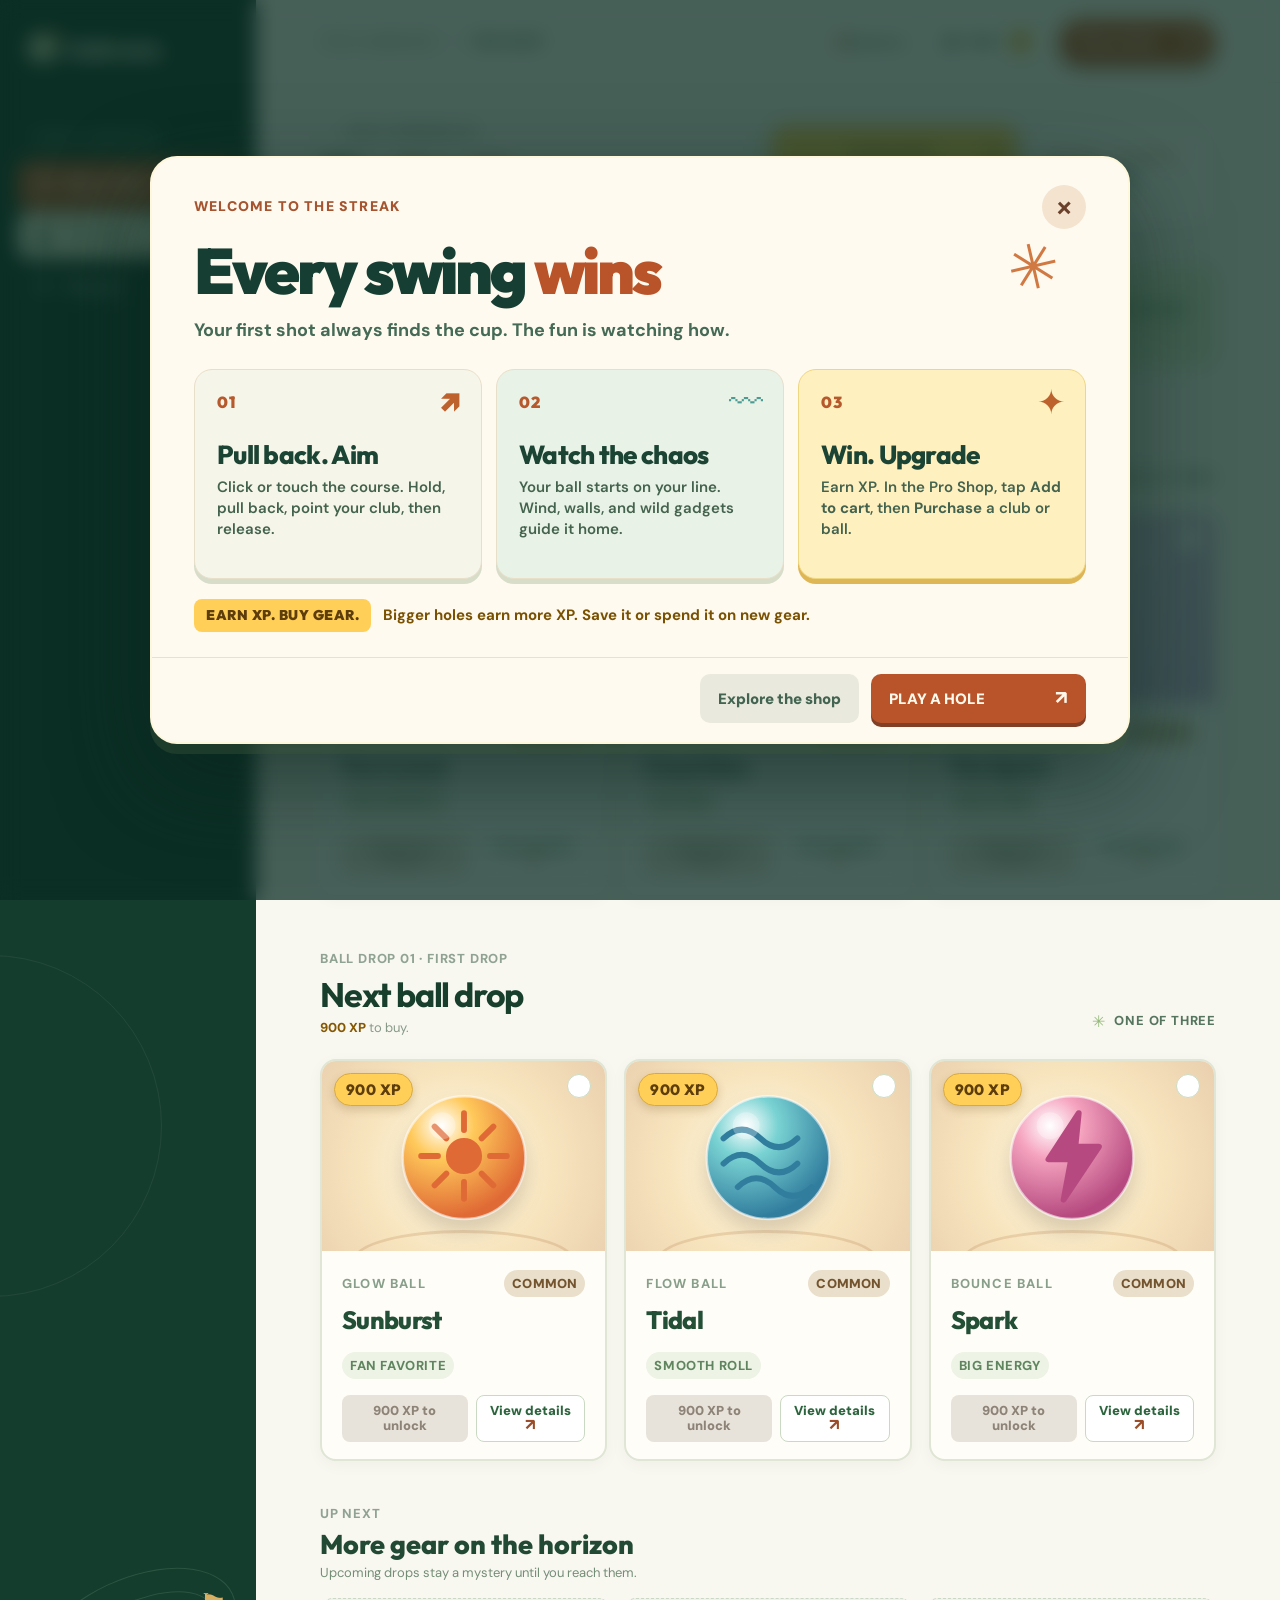
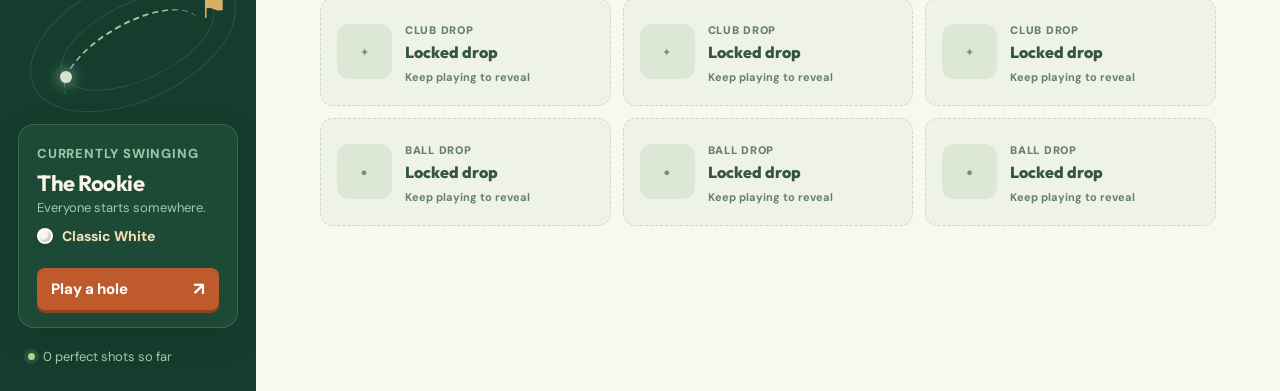
<file: index.html>
<!doctype html>
<html lang="en">
  <head>
    <meta charset="UTF-8" />
    <meta name="viewport" content="width=device-width, initial-scale=1.0" />
    <meta name="theme-color" content="#153c2d" />
    <meta name="description" content="The Pro Shop at Hole in One: unlock spectacular clubs and golf balls for a game where every shot finds the cup." />
    <title>The Pro Shop · Hole in One</title>
    <link rel="preconnect" href="https://fonts.googleapis.com" />
    <link rel="preconnect" href="https://fonts.gstatic.com" crossorigin />
    <link href="https://fonts.googleapis.com/css2?family=DM+Sans:wght@400;500;600;700&family=Outfit:wght@400;500;600;700;800&display=swap" rel="stylesheet" />
    <link rel="stylesheet" href="./styles.css?shop=cart-1" />
    <link rel="stylesheet" href="./tutorial.css" />
    <script src="./gear-progression.js" defer></script>
    <script src="./ball-upgrades.js" defer></script>
    <script src="./sound.js" defer></script>
    <script src="./script.js?shop=cart-1" defer></script>
    <script src="./shop-tutorial.js" defer></script>
  </head>
  <body>
    <div class="app-shell">
      <aside class="sidebar" aria-label="Game navigation">
        <a class="brand" href="#shop" aria-label="Hole in One shop home">
          <span class="brand-mark" aria-hidden="true"><span class="brand-flag"></span><span class="brand-hole"></span></span>
          <span class="brand-name">hole<span>in</span>one<span class="brand-dot">.</span></span>
        </a>

        <div class="side-label">YOUR CLUBHOUSE</div>
        <nav class="side-nav" aria-label="Main navigation">
          <a class="nav-item" id="nav-play" href="./game.html">
            <span class="nav-icon" aria-hidden="true">↗</span><span>Play a hole</span>
          </a>
          <a class="nav-item active" href="#shop" aria-current="page">
            <span class="nav-icon bag-icon" aria-hidden="true">▣</span><span>Pro shop</span><span class="nav-pip"></span>
          </a>
          <button class="nav-item" id="nav-collection" type="button">
            <span class="nav-icon" aria-hidden="true">✦</span><span>My gear</span>
          </button>
        </nav>

        <div class="side-spacer"></div>
        <div class="side-course" aria-hidden="true">
          <div class="course-orbit orbit-one"></div><div class="course-orbit orbit-two"></div>
          <div class="course-path"></div><span class="course-ball"></span><span class="course-flag">⚑</span>
        </div>
        <div class="side-progress">
          <div class="eyebrow light">CURRENTLY SWINGING</div>
          <div class="equipped-name" id="equipped-name">The Rookie</div>
          <div class="equipped-sub" id="equipped-sub">Everyone starts somewhere.</div>
          <div class="equipped-ball"><span class="equipped-ball-dot" id="equipped-ball-dot"></span><span id="equipped-ball-name">Classic White</span></div>
          <a class="side-play" id="side-play" href="./game.html"><span>Play a hole</span><span aria-hidden="true">↗</span></a>
        </div>
        <div class="side-bottom"><span class="live-dot"></span><span id="hole-count">0 perfect shots so far</span></div>
      </aside>

      <main class="main-content" id="shop">
        <header class="topbar">
          <div class="breadcrumb"><span>THE CLUBHOUSE</span><span class="breadcrumb-slash">/</span><strong>PRO SHOP</strong></div>
          <div class="topbar-actions"><button class="sound-toggle shop-sound-toggle" id="sound-toggle" type="button" aria-pressed="true"><span data-sound-icon aria-hidden="true">◉</span><span data-sound-label>Sound on</span></button><button class="topbar-cart" id="topbar-cart" type="button" aria-label="Open cart, 0 items"><span aria-hidden="true">▣</span> Cart <strong id="topbar-cart-count">0</strong></button><a class="topbar-play" href="./game.html">Play a hole <span aria-hidden="true">↗</span></a></div>
        </header>

        <div class="content-wrap">
          <section class="hero" aria-labelledby="hero-title">
            <div class="hero-copy">
              <div class="eyebrow"><span class="eyebrow-line"></span> NEXT UPGRADE UP</div>
              <h1 id="hero-title">The <em>Pro Shop.</em></h1>
              <p id="hero-description">Sink a hole-in-one every time. Earn gear for the next course.</p>
            </div>
            <div class="hero-side">
              <div class="xp-wallet" aria-live="polite">
                <span class="wallet-spark" aria-hidden="true">✳</span>
                <div><div class="wallet-label">XP BALANCE</div><div class="wallet-value" id="wallet-xp">0 <span>XP</span></div></div>
                <span class="wallet-arrow" aria-hidden="true">↗</span>
              </div>
              <button class="equipped-summary" id="gear-summary" type="button" aria-label="View currently equipped gear in My Gear">
                <span class="equipped-summary-kicker">EQUIPPED · MY GEAR ↗</span>
                <strong id="hero-equipped-club">The Rookie</strong>
                <span id="hero-equipped-ball">Classic White</span>
              </button>
            </div>
          </section>

          <section class="reward-banner" aria-label="Gear reward progress">
            <div class="reward-icon" aria-hidden="true">✦</div>
              <div class="reward-copy"><div class="reward-kicker" id="reward-kicker">TIER 01</div><div class="reward-title" id="reward-title">1,000 XP to go.</div></div>
            <div class="reward-meter"><div class="meter-label"><span class="xp-inline" id="meter-caption">0 / 1,000 XP</span><strong id="meter-status">KEEP SWINGING</strong></div><div class="meter-track"><span id="meter-fill"></span></div></div>
          </section>

          <section class="club-section" aria-labelledby="club-heading">
            <div class="section-heading">
              <div><div class="section-index" id="section-index">TIER 01</div><h2 id="club-heading">Pick your club</h2><p id="section-description">One of three is yours.</p></div>
              <div class="selection-note"><span class="selection-note-icon">✳</span> <span id="selection-note-text">CHOOSE ONE OF THREE</span></div>
            </div>
            <div class="club-grid" id="club-grid"></div>
          </section>

          <section class="ball-section" aria-labelledby="ball-heading">
            <div class="section-heading">
              <div><div class="section-index" id="ball-section-index">BALL DROP / TIER 01</div><h2 id="ball-heading">Pick your ball</h2><p id="ball-section-description">More bounce. More spin. More magic.</p></div>
              <div class="selection-note"><span class="selection-note-icon">✳</span> ONE OF THREE</div>
            </div>
            <div class="ball-grid" id="ball-grid"></div>
          </section>

          <section class="future-section" aria-labelledby="future-heading">
            <div class="section-index">UP NEXT</div>
            <h2 id="future-heading">More gear on the horizon</h2>
            <p>Upcoming drops stay a mystery until you reach them.</p>
            <div class="future-grid" id="future-grid"></div>
          </section>

          <section class="selection-bar" aria-live="polite" aria-label="Cart summary" hidden>
            <div class="selection-bar-icon" aria-hidden="true">▣</div>
            <div class="selection-info"><span class="selection-caption">YOUR CART</span><strong id="selected-name">Your cart is empty</strong><strong class="selection-price" id="selection-price">0 XP</strong></div>
            <button class="claim-button" id="claim-button" type="button"><span>View cart</span><span aria-hidden="true">↗</span></button>
          </section>
        </div>
      </main>
    </div>

    <div class="toast" id="toast" role="status" aria-live="polite"></div>
    <div class="confetti-layer" id="confetti-layer" aria-hidden="true"></div>

    <div class="modal-backdrop" id="claim-modal" hidden>
      <section class="claim-dialog" role="dialog" aria-modal="false" aria-labelledby="claim-title">
        <div class="cart-golf-cart" aria-hidden="true">
          <svg viewBox="0 0 144 92" focusable="false">
            <ellipse cx="75" cy="82" rx="59" ry="5" fill="#dbe5d2"/>
            <path d="M36 33h66l12 9-5 3H29l7-12Z" fill="#ffcf57" stroke="#28543b" stroke-width="3" stroke-linejoin="round"/>
            <path d="M45 43v23m52-23v23" fill="none" stroke="#28543b" stroke-width="3" stroke-linecap="round"/>
            <path d="M20 57h88l13 10-5 8H31c-7 0-11-3-11-9v-9Z" fill="#bf5a2c" stroke="#28543b" stroke-width="3" stroke-linejoin="round"/>
            <path d="M47 51h29c5 0 7 3 7 8H43c0-5 1-8 4-8Z" fill="#f5eadc" stroke="#28543b" stroke-width="2"/>
            <path d="M85 54l9 12m-5-14h10" fill="none" stroke="#28543b" stroke-width="3" stroke-linecap="round"/>
            <path d="M111 51v16m0-16 13 3-13 4" fill="#ffcf57" stroke="#28543b" stroke-width="2" stroke-linejoin="round"/>
            <circle cx="42" cy="76" r="9" fill="#214b36"/><circle cx="100" cy="76" r="9" fill="#214b36"/>
            <circle cx="42" cy="76" r="3" fill="#f5eadc"/><circle cx="100" cy="76" r="3" fill="#f5eadc"/>
          </svg>
        </div>
        <button class="modal-close" id="claim-close" type="button" aria-label="Close cart">×</button>
        <div class="claim-step" id="claim-step">YOUR CART</div>
        <h2 id="claim-title">Your cart</h2>
        <p class="claim-intro" id="claim-intro">Add a club, a ball, or both. Review your XP before buying.</p>
          <div class="claim-showcase" id="claim-showcase">
          <div class="claim-rays" aria-hidden="true"></div>
          <div class="claim-glow" aria-hidden="true"></div>
          <div class="claim-art" id="claim-art" aria-hidden="true"></div>
          <span class="claim-star star-one" aria-hidden="true">✦</span><span class="claim-star star-two" aria-hidden="true">✳</span>
        </div>
        <div class="cart-items">
          <div class="cart-item" id="cart-club-item"><div class="cart-item-heading"><span>01 / CLUB</span><strong id="claim-cost">—</strong></div><div class="cart-preview" id="cart-club-preview"></div><div class="claim-cart-choices" id="claim-cart-choices" hidden></div></div>
          <div class="cart-item" id="cart-ball-item"><div class="cart-item-heading"><span>02 / BALL</span><strong id="claim-ball-cost">—</strong></div><div class="cart-preview" id="cart-ball-preview"></div><div class="claim-ball-choices" id="claim-ball-choices" hidden></div></div>
        </div>
        <div class="pair-suggestion" id="pair-suggestion" hidden></div>
        <div class="claim-receipt" aria-label="Unlock summary">
          <span>XP BALANCE <strong id="claim-balance">0 XP</strong></span>
          <span>CART TOTAL <strong id="claim-needed">1,000 XP</strong></span>
          <span>XP AFTER <strong id="claim-after">0 XP</strong></span>
        </div>
        <div class="claim-actions">
          <button class="claim-back" id="claim-back" type="button">Keep browsing</button>
          <button class="claim-final" id="claim-confirm" type="button"><span id="claim-confirm-text">Purchase club</span><span class="xp-cta-price" id="claim-confirm-price">1,000 XP</span><span aria-hidden="true">↗</span></button>
          <button class="claim-final" id="claim-done" type="button" hidden>Play a hole <span aria-hidden="true">↗</span></button>
        </div>
        <div class="claim-announcement" id="claim-announcement" role="status" aria-live="polite"></div>
      </section>
    </div>
    <aside class="detail-panel" id="detail-panel" hidden role="dialog" aria-modal="false" aria-labelledby="detail-title">
      <div class="detail-head"><span aria-label="Gear details">✦</span><button id="detail-close" type="button" aria-label="Close gear details">×</button></div>
      <div class="detail-art" id="detail-art" aria-hidden="true"></div>
      <div class="detail-meta"><span id="detail-type"></span><span id="detail-rarity"></span></div>
      <h2 id="detail-title">Gear details</h2>
      <div class="detail-price" id="detail-price"></div>
      <div class="detail-compare-head"><strong>Compare stats</strong><label for="detail-compare">Against</label></div>
      <select id="detail-compare" aria-label="Choose gear to compare"></select>
      <div class="detail-visual-compare" id="detail-visual-compare" aria-label="Gear comparison"></div>
      <div class="detail-chart" id="detail-chart"></div>
      <button class="detail-add" id="detail-add" type="button">Add to cart</button>
    </aside>
    <div class="modal-backdrop" id="practice-modal" hidden>
      <section class="practice-dialog" role="dialog" aria-modal="true" aria-labelledby="practice-title">
        <button class="modal-close" id="modal-close" type="button" aria-label="Close">×</button>
        <div class="practice-topline">PRACTICE GREEN <span>•</span> HOLE <span id="practice-hole-number">01</span></div>
        <h2 id="practice-title">One shot. One sure thing</h2>
        <p class="practice-intro">Press the ball, pull back, and release. Somehow, it always finds the cup.</p>
        <div class="practice-course" id="practice-course">
          <div class="course-ridge ridge-one"></div><div class="course-ridge ridge-two"></div>
          <div class="practice-track"></div><div class="practice-bunker"></div>
          <div class="practice-hole"><span class="practice-flag">⚑</span></div>
          <div class="wind-effect" id="wind-effect">〰&nbsp; WIND ASSIST &nbsp;〰</div>
          <div class="aim-line" id="aim-line"></div>
          <div class="practice-ball" id="practice-ball" role="button" tabindex="0" aria-label="Hold and pull back to swing"></div>
        </div>
        <div class="practice-bottom"><div><span class="power-label">SWING POWER</span><strong id="power-value">Pull back to aim</strong></div><div class="practice-result" id="practice-result">Every swing is a winner.</div></div>
        <button class="back-to-shop" id="back-to-shop" type="button" hidden>Back to the shop <span>↗</span></button>
      </section>
    </div>
    <div class="modal-backdrop" id="collection-modal" hidden>
      <section class="practice-dialog collection-dialog" role="dialog" aria-modal="true" aria-labelledby="collection-title">
        <button class="modal-close" id="collection-close" type="button" aria-label="Close">×</button>
        <div class="practice-topline">YOUR CLUBHOUSE <span>•</span> THE COLLECTION</div>
        <h2 id="collection-title">Your gear so far</h2>
        <p class="practice-intro">A little history of very lucky swings.</p>
        <div class="collection-list" id="collection-list"></div>
      </section>
    </div>
    <div class="tutorial-overlay" id="tutorial-overlay" hidden>
      <section class="tutorial-panel" role="dialog" aria-modal="true" aria-labelledby="tutorial-title" aria-describedby="tutorial-lede">
        <div class="tutorial-scroll">
          <div class="tutorial-topline"><span>WELCOME TO THE STREAK</span><button class="tutorial-close" id="tutorial-close" type="button" aria-label="Close tutorial">×</button></div>
          <div class="tutorial-hero">
            <span class="tutorial-spark" aria-hidden="true">✳</span>
            <h2 id="tutorial-title" tabindex="-1">Every swing <em>wins</em></h2>
            <p id="tutorial-lede">Your first shot always finds the cup. The fun is watching how.</p>
          </div>
          <div class="tutorial-steps">
            <article class="tutorial-step"><span class="tutorial-step-number">01</span><span class="tutorial-step-icon" aria-hidden="true">↗</span><h3>Pull back. Aim</h3><p>Click or touch the course. Hold, pull back, point your club, then release.</p></article>
            <article class="tutorial-step"><span class="tutorial-step-number">02</span><span class="tutorial-step-icon" aria-hidden="true">〰</span><h3>Watch the chaos</h3><p>Your ball starts on your line. Wind, walls, and wild gadgets guide it home.</p></article>
            <article class="tutorial-step"><span class="tutorial-step-number">03</span><span class="tutorial-step-icon" aria-hidden="true">✦</span><h3>Win. Upgrade</h3><p>Earn XP. In the Pro Shop, tap <strong>Add to cart</strong>, then <strong>Purchase</strong> a club or ball.</p></article>
          </div>
          <div class="tutorial-reassurance"><strong>EARN XP. BUY GEAR.</strong><span>Bigger holes earn more XP. Save it or spend it on new gear.</span></div>
        </div>
        <div class="tutorial-actions"><button class="tutorial-skip" id="tutorial-skip" type="button">Explore the shop</button><button class="tutorial-start" id="tutorial-start" type="button">PLAY A HOLE <span aria-hidden="true">↗</span></button></div>
      </section>
    </div>
  </body>
</html>
</file>
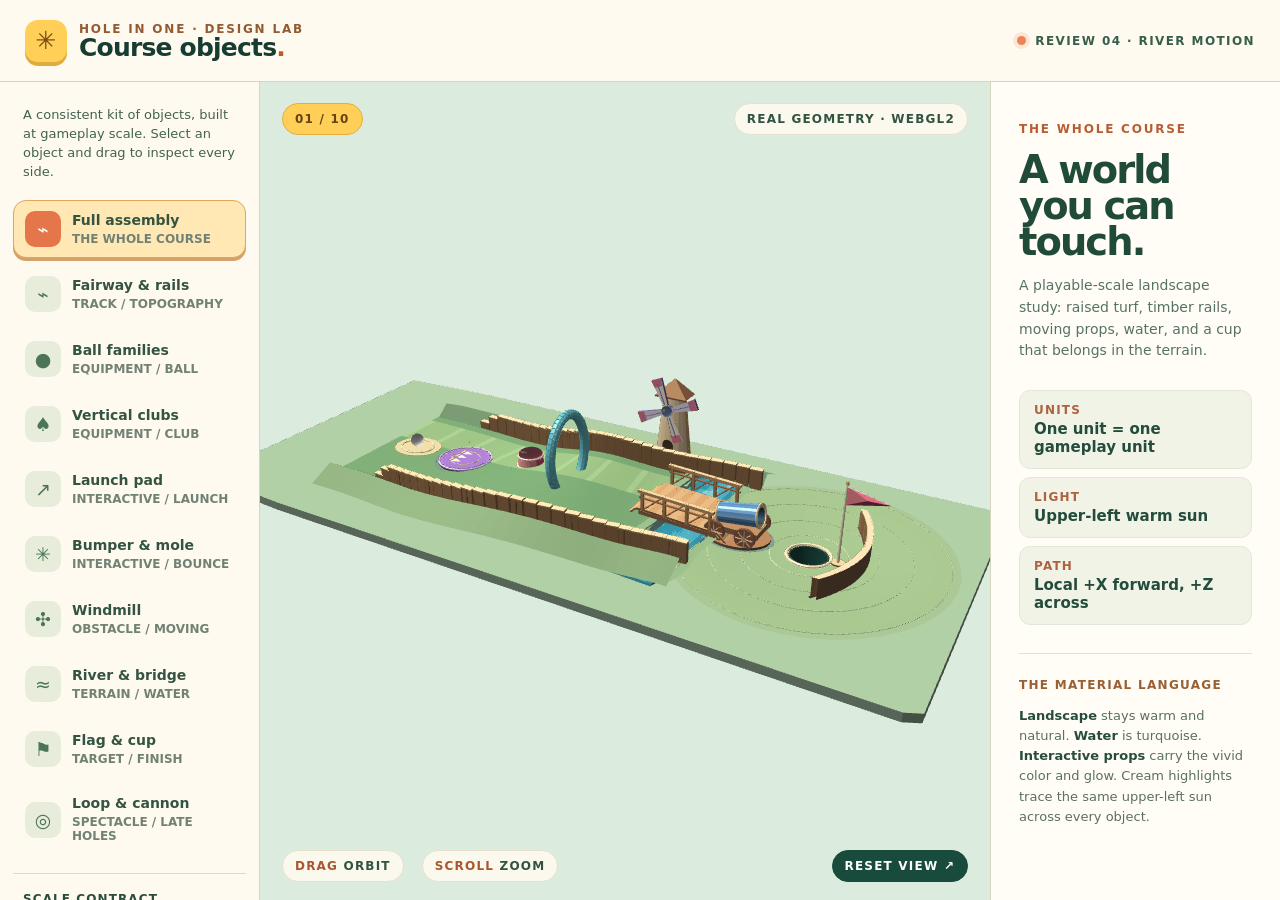
<file: prototype-3d/index.html>
<!doctype html>
<html lang="en">
<head>
  <meta charset="utf-8">
  <meta name="viewport" content="width=device-width, initial-scale=1">
  <meta name="theme-color" content="#e8eee5">
  <title>Course Objects · 3D Design Lab · Review 04</title>
  <link rel="stylesheet" href="./gallery.css?review=04">
  <script src="./gallery.js?review=04" defer></script>
</head>
<body>
  <main class="lab">
    <header class="lab-header">
      <div class="wordmark"><span class="wordmark-icon" aria-hidden="true">✳</span><div><span class="wordmark-eyebrow">HOLE IN ONE · DESIGN LAB</span><strong>Course objects<span class="period">.</span></strong></div></div>
      <div class="prototype-badge"><span class="badge-dot"></span> REVIEW 04 · RIVER MOTION</div>
    </header>
    <aside class="catalog" aria-label="3D object gallery">
      <p class="catalog-intro">A consistent kit of objects, built at gameplay scale. Select an object and drag to inspect every side.</p>
      <div class="catalog-list" id="catalog-list"></div>
      <div class="catalog-footer"><b>Scale contract</b><span>1 model unit = 1 game world unit. +Y is up. +X follows the shot; +Z crosses the lane.</span></div>
    </aside>
    <section class="viewport" aria-label="Interactive 3D preview">
      <canvas id="preview" aria-label="Interactive WebGL 3D course object preview. Drag to orbit and scroll to zoom."></canvas>
      <div class="viewport-top"><span class="scene-index" id="scene-index">01 / 10</span><span class="render-label">REAL GEOMETRY · WEBGL2</span></div>
      <div class="viewport-bottom"><span><b>DRAG</b> ORBIT</span><span><b>SCROLL</b> ZOOM</span><button id="reset-camera" type="button">RESET VIEW ↗</button></div>
      <div class="webgl-error" id="webgl-error" hidden>WebGL2 is unavailable in this browser. The gallery requires a modern browser with hardware graphics enabled.</div>
    </section>
    <aside class="inspector" aria-live="polite">
      <span class="inspector-kicker" id="asset-kind">THE WHOLE COURSE</span>
      <h1 id="asset-title">A world you can touch.</h1>
      <p id="asset-description">Every object has actual depth, a shared light direction, and a physical footprint sized for the live course.</p>
      <div class="spec-list" id="spec-list"></div>
      <div class="material-card"><span>THE MATERIAL LANGUAGE</span><p><b>Landscape</b> stays warm and natural. <b>Water</b> is turquoise. <b>Interactive props</b> carry the vivid color and glow. Cream highlights trace the same upper-left sun across every object.</p></div>
    </aside>
  </main>
</body>
</html>
</file>
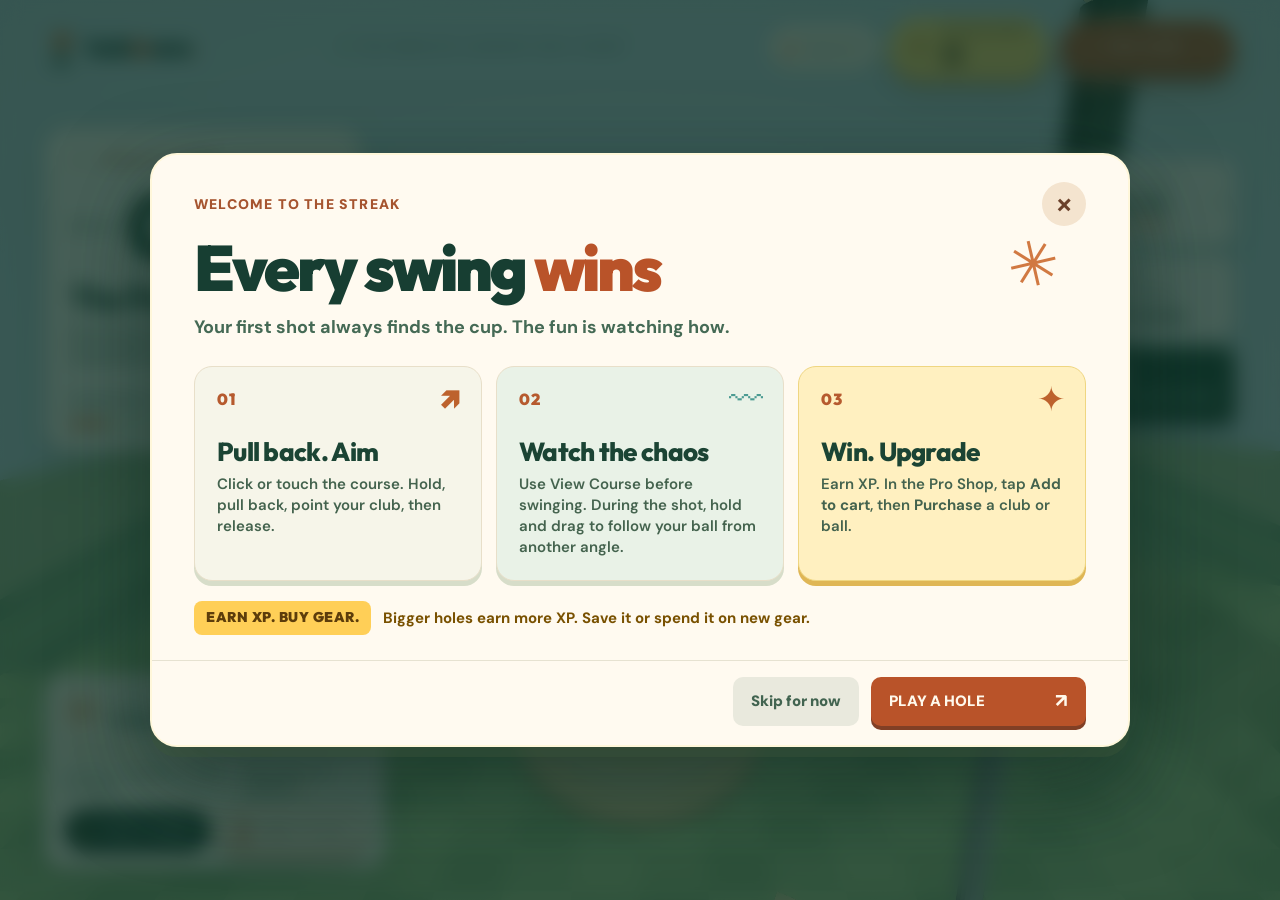
<file: game.html>
<!doctype html>
<html lang="en">
<head>
  <meta charset="UTF-8" />
  <meta name="viewport" content="width=device-width, initial-scale=1, viewport-fit=cover" />
  <meta name="theme-color" content="#dce9e3" />
  <meta name="description" content="A wildly satisfying mini golf game where every shot is a hole in one." />
  <title>Play a hole · Hole in One</title>
  <link rel="preconnect" href="https://fonts.googleapis.com" />
  <link rel="preconnect" href="https://fonts.gstatic.com" crossorigin />
  <link href="https://fonts.googleapis.com/css2?family=DM+Sans:wght@400;500;600;700;800&family=Outfit:wght@400;500;600;700;800;900&display=swap" rel="stylesheet" />
  <link rel="stylesheet" href="./game.css?render=main-3d" />
  <link rel="stylesheet" href="./tutorial.css?controls=3" />
  <script src="./gear-progression.js" defer></script>
  <script src="./ball-upgrades.js" defer></script>
  <script src="./course-blueprints.js?catalog=2" defer></script>
  <script src="./sound.js" defer></script>
  <script src="./game-3d.js?render=main-3d" defer></script>
  <script src="./game.js?render=main-3d" defer></script>
  <script src="./tutorial.js?controls=3" defer></script>
</head>
<body>
  <main class="game-shell">
    <canvas id="scene-3d" aria-hidden="true"></canvas>
    <canvas id="scene" aria-label="Perspective mini golf course. Drag on the course to aim and release to swing."></canvas>
    <div class="grain" aria-hidden="true"></div>

    <header class="game-header">
      <a class="brand" href="game.html" aria-label="Hole in One home">
        <span class="brand-symbol" aria-hidden="true"><i></i><b></b></span>
        <span>hole<span class="brand-in">in</span>one<span class="brand-dot">.</span></span>
      </a>
      <div class="header-center"><span class="live-dot"></span> THE WORLD'S LUCKIEST GOLF GAME</div>
      <div class="header-actions">
        <button class="sound-toggle" id="sound-toggle" type="button" aria-pressed="true"><span data-sound-icon aria-hidden="true">◉</span><span data-sound-label>Sound on</span></button>
        <div class="xp-pill" aria-label="Spendable XP balance"><span class="xp-star">✦</span><div class="xp-display"><span class="xp-label">XP BALANCE</span><strong id="xp-total">0</strong></div></div>
        <a class="shop-button" href="index.html"><span class="shop-symbol">✳</span> PRO SHOP <span class="shop-arrow">↗</span></a>
      </div>
    </header>

    <section class="course-intro" aria-label="Current hole">
      <span class="eyebrow"><span class="eyebrow-line"></span> NOW PLAYING</span>
      <div class="hole-number">HOLE <strong id="hole-number">01</strong><span class="hole-spark">✳</span></div>
      <h1 id="course-name">The First Green</h1>
      <p id="course-subtitle">One little green. One perfectly impossible shot.</p>
      <div class="hole-progress"><span id="hole-progress-text">CHAPTER 01 · HOLE 01</span><div class="hole-progress-track"><i id="hole-progress-fill"></i></div></div>
    </section>

    <aside class="game-stats" aria-label="Your equipment and conditions">
      <div class="stat-card club-card"><div class="stat-icon">✦</div><div><span class="stat-kicker">IN YOUR BAG</span><strong id="club-name">The Rookie</strong><span class="ball-name" id="ball-name">Classic ball</span></div><span class="stat-arrow">↗</span></div>
      <div class="stat-card weather-card"><div class="stat-icon weather-icon" id="weather-icon">☀</div><div><span class="stat-kicker">COURSE CONDITIONS</span><strong id="weather-name">Calm & sunny</strong></div></div>
      <div class="streak-card"><span class="streak-icon">✳</span><div><strong id="streak-count">0</strong><span>HOLES IN ONE</span></div></div>
    </aside>

    <div class="course-badge"><span class="badge-pip"></span> MINIATURE WORLD NO. <span id="world-number">01</span></div>
    <div class="event-callout" id="event-callout" role="status" aria-live="polite"><span class="callout-icon" id="callout-icon">✦</span><div><span>THE COURSE SAYS</span><strong id="callout-text">You got this.</strong></div></div>
    <div class="view-hint" id="view-hint" hidden>HOLD + DRAG TO CHANGE VIEW · SCROLL TO ZOOM</div>
    <div class="wind-streaks" id="wind-streaks" aria-hidden="true"><i></i><i></i><i></i><i></i><i></i></div>

    <div class="shot-dock" id="shot-dock">
      <div class="shot-top"><span class="shot-star">✳</span><div><span class="shot-label">YOUR SHOT</span><strong id="shot-instruction">Pull back to make magic.</strong></div><span class="shot-percent" id="shot-percent">0%</span></div>
      <div class="power-track"><div class="power-fill" id="power-fill"></div><span class="power-tick one"></span><span class="power-tick two"></span><span class="power-tick three"></span></div>
      <div class="shot-bottom"><span>CLICK / TOUCH + PULL TO AIM</span><span>RELEASE TO SWING <b>↗</b></span></div>
      <div class="course-utility" aria-label="Course controls">
        <button class="course-preview-button" id="course-preview-open" type="button"><span aria-hidden="true">◉</span> VIEW COURSE</button>
        <button class="tutorial-replay" id="tutorial-open" type="button" aria-haspopup="dialog" aria-controls="tutorial-overlay"><span aria-hidden="true">?</span> HOW TO PLAY</button>
      </div>
    </div>
    <div class="preview-controls" id="preview-controls" hidden aria-label="Course preview controls">
      <span class="preview-kicker">COURSE PREVIEW</span>
      <span class="preview-help">Drag to rotate · Scroll to zoom · Shift + drag to pan · WASD / arrow keys to move</span>
      <div class="preview-actions">
        <button id="preview-back" type="button" aria-label="Move preview toward tee">← TEE</button>
        <button id="preview-forward" type="button" aria-label="Move preview toward cup">CUP →</button>
        <button id="preview-zoom-out" type="button" aria-label="Zoom out">−</button>
        <button id="preview-zoom-in" type="button" aria-label="Zoom in">+</button>
        <button id="preview-close" type="button">BACK TO SHOT ↗</button>
      </div>
    </div>

    <div class="celebration" id="celebration" hidden>
      <div class="celebration-scrim"></div>
      <div class="celebration-card" role="dialog" aria-modal="true" aria-labelledby="celebration-title">
        <span class="celebration-kicker">A PERFECTLY IMPOSSIBLE SHOT</span>
        <div class="celebration-trophy">✦</div>
        <div class="celebration-super">HOLE</div>
        <h2 id="celebration-title">IN ONE<span>!</span></h2>
        <p id="celebration-story">That ball knew exactly where it was going.</p>
        <div class="reward-line"><span>SHOT REWARD</span><strong id="reward-xp">+320 XP</strong></div>
        <div class="tunnel-reward" id="tunnel-reward" hidden><span>WINDMILL TUNNEL BONUS</span><strong id="tunnel-reward-xp">+75 XP</strong></div>
        <div class="lifetime-line"><span>XP BALANCE</span><strong id="celebration-total">1,560 XP</strong></div>
        <div class="celebration-actions" id="celebration-actions"><button id="next-hole" type="button">NEXT HOLE <span>↗</span></button><a id="visit-shop" href="index.html">VISIT THE SHOP <span aria-hidden="true">↗</span></a></div>
      </div>
    </div>
    <div class="confetti" id="confetti" aria-hidden="true"></div>
  </main>
  <div class="tutorial-overlay" id="tutorial-overlay" hidden>
    <section class="tutorial-panel" role="dialog" aria-modal="true" aria-labelledby="tutorial-title" aria-describedby="tutorial-lede">
      <div class="tutorial-scroll">
        <div class="tutorial-topline"><span>WELCOME TO THE STREAK</span><button class="tutorial-close" id="tutorial-close" type="button" aria-label="Close tutorial">×</button></div>
        <div class="tutorial-hero">
          <span class="tutorial-spark" aria-hidden="true">✳</span>
          <h2 id="tutorial-title" tabindex="-1">Every swing <em>wins</em></h2>
          <p id="tutorial-lede">Your first shot always finds the cup. The fun is watching how.</p>
        </div>
        <div class="tutorial-steps">
          <article class="tutorial-step"><span class="tutorial-step-number">01</span><span class="tutorial-step-icon" aria-hidden="true">↗</span><h3>Pull back. Aim</h3><p>Click or touch the course. Hold, pull back, point your club, then release.</p></article>
          <article class="tutorial-step"><span class="tutorial-step-number">02</span><span class="tutorial-step-icon" aria-hidden="true">〰</span><h3>Watch the chaos</h3><p>Use View Course before swinging. During the shot, hold and drag to follow your ball from another angle.</p></article>
          <article class="tutorial-step"><span class="tutorial-step-number">03</span><span class="tutorial-step-icon" aria-hidden="true">✦</span><h3>Win. Upgrade</h3><p>Earn XP. In the Pro Shop, tap <strong>Add to cart</strong>, then <strong>Purchase</strong> a club or ball.</p></article>
        </div>
        <div class="tutorial-reassurance"><strong>EARN XP. BUY GEAR.</strong><span>Bigger holes earn more XP. Save it or spend it on new gear.</span></div>
      </div>
      <div class="tutorial-actions"><button class="tutorial-skip" id="tutorial-skip" type="button">Skip for now</button><button class="tutorial-start" id="tutorial-start" type="button">PLAY A HOLE <span aria-hidden="true">↗</span></button></div>
    </section>
  </div>
</body>
</html>
</file>
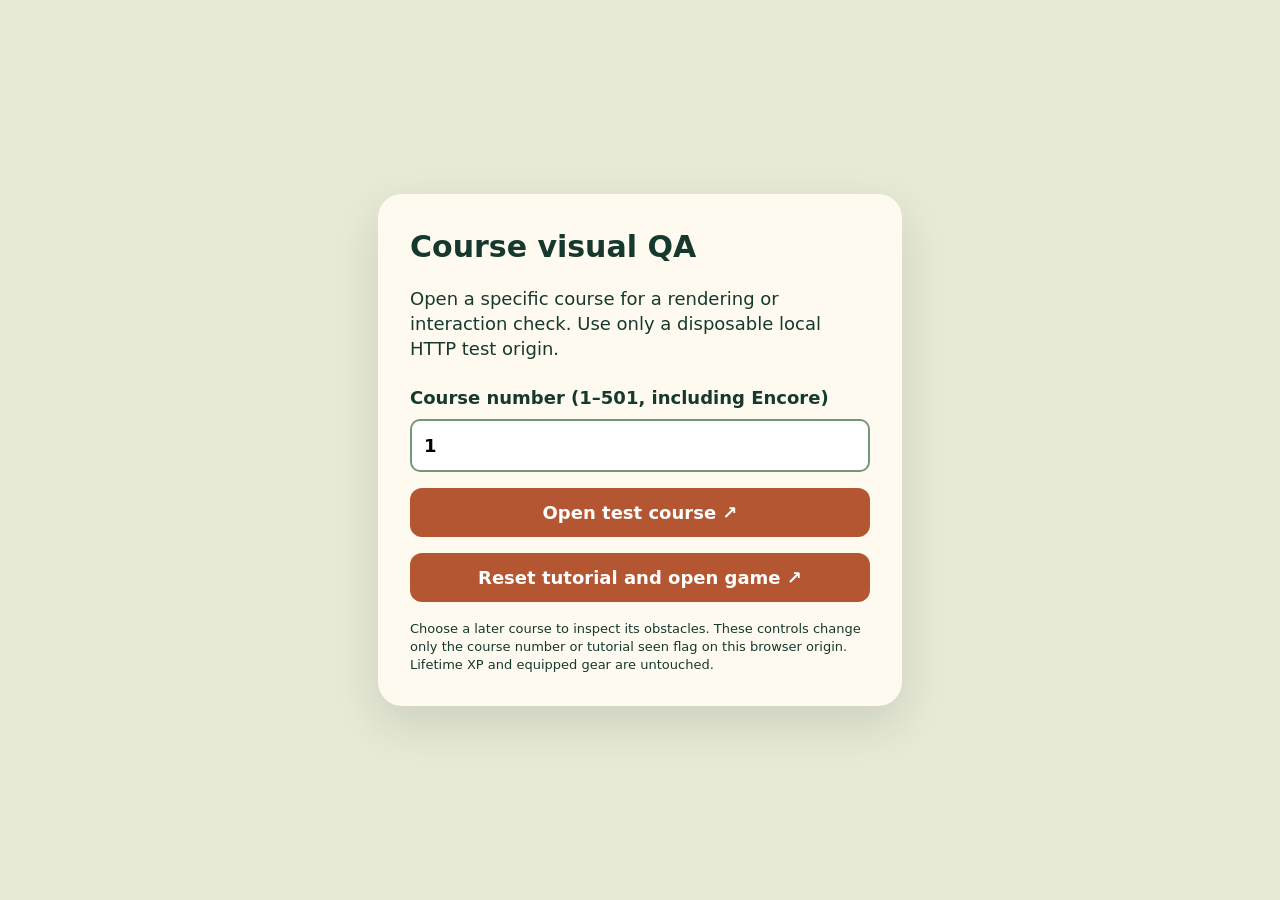
<file: tests/preview-hole.html>
<!doctype html>
<html lang="en">
<meta charset="utf-8">
<meta name="viewport" content="width=device-width, initial-scale=1">
<title>Hole in One · Course QA</title>
<style>
  body { margin: 0; min-height: 100vh; display: grid; place-items: center; background: #e7ead6; color: #15392d; font: 600 18px/1.4 system-ui, sans-serif; }
  main { width: min(90vw, 460px); padding: 32px; border-radius: 24px; background: #fffaf0; box-shadow: 0 18px 45px #17382922; }
  h1 { margin: 0 0 12px; font-size: 30px; }
  p { font-weight: 400; }
  label { display: block; margin: 24px 0 8px; }
  input { box-sizing: border-box; width: 100%; padding: 12px; border: 2px solid #76967c; border-radius: 10px; font: inherit; }
  button { width: 100%; margin-top: 16px; padding: 14px; border: 0; border-radius: 12px; background: #b45631; color: white; font: 800 18px system-ui, sans-serif; cursor: pointer; }
  small { display: block; margin-top: 18px; font-size: 13px; font-weight: 400; }
</style>
<main>
  <h1>Course visual QA</h1>
  <p>Open a specific course for a rendering or interaction check. Use only a disposable local HTTP test origin.</p>
  <form id="preview-form">
    <label for="level">Course number (1–501, including Encore)</label>
    <input id="level" type="number" min="1" max="501" value="1" required>
    <button type="submit">Open test course ↗</button>
  </form>
  <button id="reset-tutorial" type="button">Reset tutorial and open game ↗</button>
  <small>Choose a later course to inspect its obstacles. These controls change only the course number or tutorial seen flag on this browser origin. Lifetime XP and equipped gear are untouched.</small>
</main>
<script>
  document.getElementById('preview-form').addEventListener('submit', event => {
    event.preventDefault();
    const level = Number(document.getElementById('level').value);
    if (!Number.isInteger(level) || level < 1 || level > 501) return;
    localStorage.setItem('hole-in-one-course-v1', JSON.stringify({ level, completed: false }));
    location.href = '../game.html';
  });
  document.getElementById('reset-tutorial').addEventListener('click', () => {
    localStorage.removeItem('hole-in-one-tutorial-seen-v1');
    location.href = '../game.html';
  });
</script>
</html>
</file>
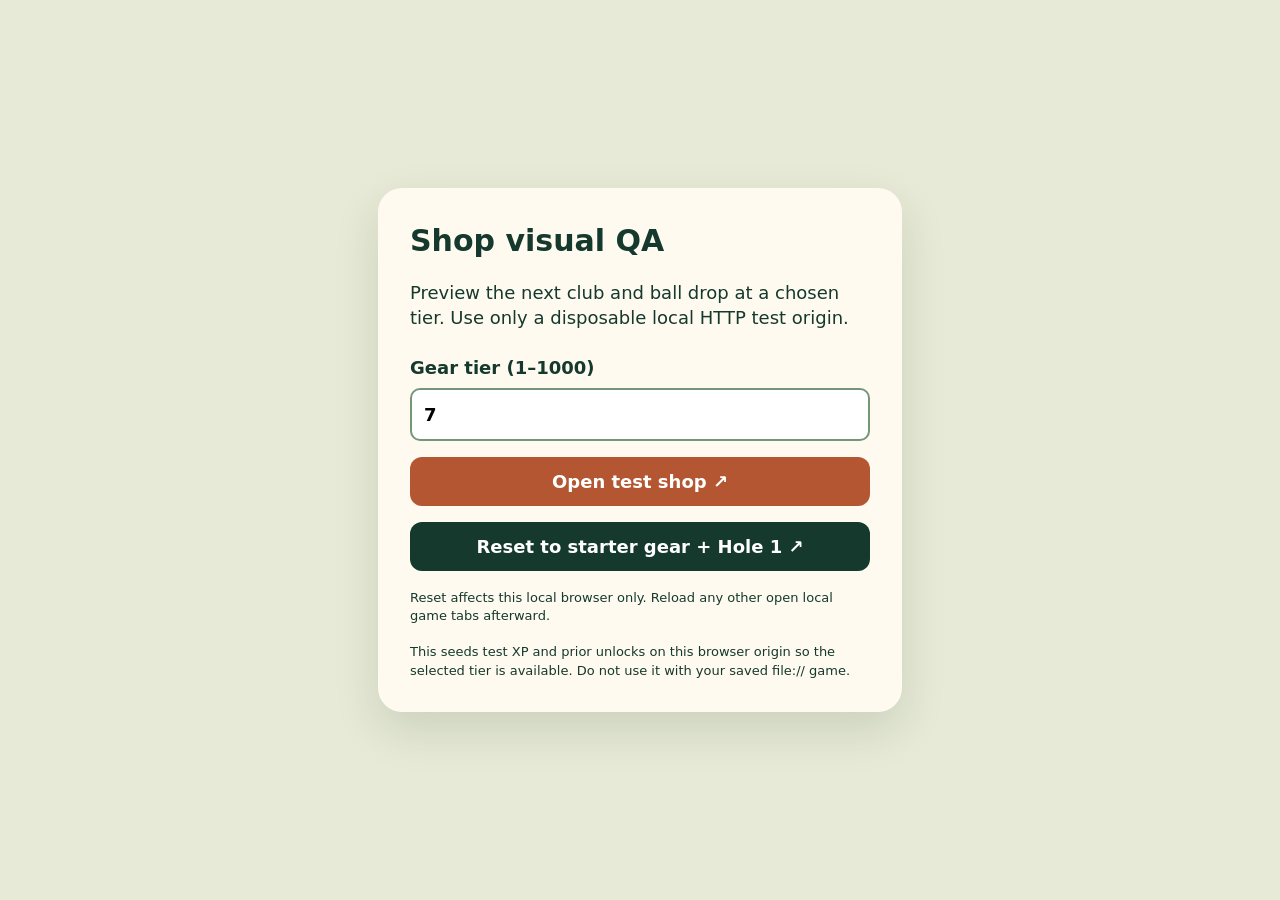
<file: tests/preview-shop.html>
<!doctype html>
<html lang="en">
<meta charset="utf-8">
<meta name="viewport" content="width=device-width, initial-scale=1">
<title>Hole in One · Shop QA</title>
<style>
  body { margin: 0; min-height: 100vh; display: grid; place-items: center; background: #e7ead6; color: #15392d; font: 600 18px/1.4 system-ui, sans-serif; }
  main { width: min(90vw, 460px); padding: 32px; border-radius: 24px; background: #fffaf0; box-shadow: 0 18px 45px #17382922; }
  h1 { margin: 0 0 12px; font-size: 30px; }
  p { font-weight: 400; }
  label { display: block; margin: 24px 0 8px; }
  input { box-sizing: border-box; width: 100%; padding: 12px; border: 2px solid #76967c; border-radius: 10px; font: inherit; }
  button { width: 100%; margin-top: 16px; padding: 14px; border: 0; border-radius: 12px; background: #b45631; color: white; font: 800 18px system-ui, sans-serif; cursor: pointer; }
  #reset-starter { background: #15392d; }
  small { display: block; margin-top: 18px; font-size: 13px; font-weight: 400; }
</style>
<main>
  <h1>Shop visual QA</h1>
  <p>Preview the next club and ball drop at a chosen tier. Use only a disposable local HTTP test origin.</p>
  <form id="preview-form">
    <label for="tier">Gear tier (1–1000)</label>
    <input id="tier" type="number" min="1" max="1000" value="7" required>
    <button type="submit">Open test shop ↗</button>
  </form>
  <button id="reset-starter" type="button">Reset to starter gear + Hole 1 ↗</button>
  <small>Reset affects this local browser only. Reload any other open local game tabs afterward.</small>
  <small>This seeds test XP and prior unlocks on this browser origin so the selected tier is available. Do not use it with your saved file:// game.</small>
</main>
<script src="../gear-progression.js"></script>
<script>
  document.getElementById('preview-form').addEventListener('submit', event => {
    event.preventDefault();
    const tier = Number(document.getElementById('tier').value);
    if (!Number.isInteger(tier) || tier < 1 || tier > 1000) return;
    const clubs = [1000, 2600, 5200, 9000, 15000, 24000];
    const balls = [900, 2400, 5000, 8500, 14500, 23000];
    const threshold = tier <= 6 ? clubs[tier - 1] + balls[tier - 1]
      : GearProgression.threshold('club', tier) + GearProgression.threshold('ball', tier);
    const key = 'hole-in-one-progress-v1';
    let saved;
    try { saved = JSON.parse(localStorage.getItem(key)); } catch (_) {}
    const progress = {
      xp: threshold, holeCount: Math.max(4, Number(saved?.holeCount) || 4),
      equipped: saved?.equipped || 'rookie', equippedBall: saved?.equippedBall || 'classic',
      owned: saved?.owned || ['rookie'], ownedBalls: saved?.ownedBalls || ['classic'],
      claimed: Array.from({ length: tier - 1 }, (_, index) => index),
      claimedBallTiers: Array.from({ length: tier - 1 }, (_, index) => index)
    };
    localStorage.setItem(key, JSON.stringify(progress));
    location.href = '../index.html';
  });
  function resetStarter() {
    localStorage.setItem('hole-in-one-progress-v1', JSON.stringify({
      xp: 0, holeCount: 0,
      equipped: 'rookie', owned: ['rookie'], claimed: [],
      equippedBall: 'classic', ownedBalls: ['classic'], claimedBallTiers: []
    }));
    localStorage.setItem('hole-in-one-course-v1', JSON.stringify({ level: 1, completed: false }));
    localStorage.removeItem('hole-in-one-tutorial-seen-v1');
    location.href = '../index.html';
  }
  document.getElementById('reset-starter').addEventListener('click', resetStarter);
  if (location.hostname === 'localhost' && new URLSearchParams(location.search).get('reset') === 'starter') resetStarter();
</script>
</html>
</file>
<file: styles.css>
:root{font-family:'DM Sans',sans-serif;color:#173b2c;background:#f8f7f0;font-synthesis:none}*{box-sizing:border-box}body{margin:0;min-width:320px}button,a{font:inherit}button{cursor:pointer}a{text-decoration:none;color:inherit}button:focus-visible,a:focus-visible,[tabindex]:focus-visible{outline:3px solid #e2b54d;outline-offset:3px}[hidden]{display:none!important}.app-shell{min-height:100vh;display:flex}.sidebar{width:256px;flex:none;background:#153d2e;color:#f9f6e8;padding:34px 18px 25px;display:flex;flex-direction:column;position:relative;overflow:hidden}.sidebar:before{content:'';position:absolute;width:340px;height:340px;border:1px solid rgba(255,255,255,.06);border-radius:50%;left:-180px;top:48%;pointer-events:none}.brand{display:flex;align-items:center;gap:10px;padding:0 11px;margin-bottom:66px;position:relative;z-index:1}.brand-mark{width:29px;height:29px;border-radius:50%;background:#e6efc8;position:relative;flex:none;box-shadow:inset -4px -4px 0 #b6d0a7}.brand-hole{position:absolute;width:8px;height:4px;border-radius:50%;background:#153d2e;left:11px;bottom:5px}.brand-flag{position:absolute;width:2px;height:20px;background:#153d2e;left:15px;bottom:8px;transform:rotate(8deg);transform-origin:bottom}.brand-flag:after{content:'';position:absolute;top:0;left:1px;border-top:5px solid #f8b863;border-bottom:5px solid transparent;border-right:11px solid #f8b863}.brand-name{font-family:Outfit,sans-serif;font-weight:800;letter-spacing:-1.2px;font-size:22px;white-space:nowrap}.brand-name>span:first-child{color:#cce3b6}.brand-dot{color:#f9bf61}.side-label{font-size:10px;font-weight:800;letter-spacing:2px;color:#8fb29d;padding:0 14px;margin-bottom:15px}.side-nav{display:grid;gap:5px;position:relative;z-index:1}.nav-item{border:0;background:transparent;color:#b6cbbd;display:flex;align-items:center;gap:13px;width:100%;padding:13px 15px;border-radius:11px;text-align:left;font-weight:700;font-size:13px;transition:background .2s,color .2s}.nav-item:hover{background:rgba(255,255,255,.08);color:#fff}.nav-item.active{background:#edf1d9;color:#194532;box-shadow:0 3px 14px rgba(5,26,15,.13)}.nav-icon{font-size:23px;font-family:Outfit,sans-serif;font-weight:500;width:20px;line-height:20px;text-align:center}.bag-icon{font-size:20px}.nav-pip{width:6px;height:6px;border-radius:50%;background:#ecb45c;margin-left:auto}.side-spacer{flex:1;min-height:100px}.side-course{height:148px;position:relative;margin:-15px 4px 7px;opacity:.9}.course-orbit{position:absolute;border:1px solid rgba(170,211,171,.17);border-radius:50%;width:220px;height:122px;transform:rotate(-25deg);left:1px;top:10px}.orbit-two{width:165px;height:78px;left:33px;top:33px}.course-path{position:absolute;width:153px;height:70px;border-top:2px dashed #a8dcb6;border-radius:50%;transform:rotate(-30deg);left:34px;top:54px}.course-ball{position:absolute;left:38px;top:102px;width:12px;height:12px;background:#eff4df;border-radius:50%;box-shadow:0 0 14px #bfe6c2}.course-flag{position:absolute;color:#efbd68;left:176px;top:15px;font-size:34px}.side-progress{position:relative;z-index:1;border:1px solid rgba(217,239,208,.17);background:#1d4937;border-radius:16px;padding:20px 18px 17px;box-shadow:0 10px 30px rgba(7,25,17,.12)}.eyebrow{font-weight:800;font-size:10px;letter-spacing:2px;color:#658571;display:flex;align-items:center;gap:10px}.eyebrow.light{color:#9ec6a5;font-size:9px}.equipped-name{font:700 22px/1.2 Outfit,sans-serif;letter-spacing:-.5px;margin:8px 0 3px}.equipped-sub{font-size:11px;color:#a9c5af}.side-play{margin-top:23px;background:#ecbb64;border:0;border-radius:8px;width:100%;padding:11px 14px;color:#20432b;font-weight:800;display:flex;align-items:center;justify-content:space-between;font-size:12px;transition:transform .2s,background .2s}.side-play:hover{transform:translateY(-2px);background:#ffcf78}.side-play span:last-child{font-size:18px;line-height:12px}.side-bottom{display:flex;align-items:center;gap:8px;color:#a8c6b0;font-size:11px;padding:20px 10px 0}.live-dot{width:7px;height:7px;border-radius:50%;background:#a7d890;box-shadow:0 0 0 4px rgba(167,216,144,.13)}.main-content{flex:1;min-width:0;background:#f8f7f0}.topbar{height:83px;border-bottom:1px solid #e8e9de;display:flex;justify-content:space-between;align-items:center;padding:0 clamp(28px,5vw,72px)}.breadcrumb{display:flex;align-items:center;gap:15px;font-size:10px;letter-spacing:1.7px;font-weight:800;color:#8b9c8b}.breadcrumb strong{color:#2b583b}.breadcrumb-slash{color:#bcc8b6;font-size:15px}.top-actions{display:flex;align-items:center;gap:21px}.season-tag{font-size:10px;font-weight:800;letter-spacing:1.4px;color:#52745b;display:flex;align-items:center;gap:7px}.season-dot{width:7px;height:7px;background:#9ac678;border-radius:50%}.avatar{width:32px;height:32px;border-radius:50%;background:#dfebce;border:2px solid #fff;display:grid;place-items:center;font:800 11px Outfit,sans-serif;color:#2d5c3c;position:relative;box-shadow:0 2px 8px #dce4d4}.avatar-star{position:absolute;top:-7px;right:-6px;color:#eeb955;font-size:13px}.content-wrap{width:min(1330px,100%);margin:0 auto;padding:40px clamp(28px,5vw,72px) 42px}.hero{display:flex;justify-content:space-between;align-items:flex-end;gap:25px;margin-bottom:34px}.hero-copy{max-width:720px}.eyebrow-line{width:17px;height:1px;background:#91a992}.hero h1{font:700 clamp(36px,3.5vw,54px)/1.06 Outfit,sans-serif;letter-spacing:-2.5px;margin:15px 0 11px;color:#173f2d}.hero h1 em{font-style:normal;color:#8cae64}.hero p{font-size:13px;line-height:1.65;color:#78907c;margin:0;max-width:490px}.xp-wallet{min-width:190px;height:77px;background:#eaf0d9;border:1px solid #dfe9cc;border-radius:14px;display:flex;align-items:center;gap:13px;padding:15px 17px;position:relative;margin-bottom:3px}.wallet-spark{width:34px;height:34px;border-radius:10px;display:grid;place-items:center;background:#d1e3ba;color:#3d713f;font-size:24px;flex:none}.wallet-label{font-size:9px;letter-spacing:1.3px;font-weight:800;color:#719477}.wallet-value{font:700 25px/1.05 Outfit,sans-serif;letter-spacing:-.8px;color:#214e34;margin-top:4px}.wallet-value span{font:700 10px 'DM Sans',sans-serif;letter-spacing:1px;color:#62886b}.wallet-arrow{align-self:flex-start;color:#77977b;font-size:17px;margin-left:auto}.reward-banner{min-height:103px;background:#dfeccd;border:1px solid #d2e3be;border-radius:16px;display:flex;align-items:center;gap:18px;padding:21px 27px;position:relative;overflow:hidden}.reward-banner:after{content:'✳';position:absolute;right:30%;top:-64px;font:190px Outfit;color:rgba(133,173,105,.1);pointer-events:none}.reward-icon{width:46px;height:46px;flex:none;border-radius:12px;background:#b6d699;color:#fff;font-size:28px;display:grid;place-items:center;transform:rotate(-7deg);box-shadow:0 4px 0 #97bf79}.reward-copy{position:relative;z-index:1;min-width:270px}.reward-kicker{font-size:9px;font-weight:800;letter-spacing:1.55px;color:#63885e;margin-bottom:5px}.reward-title{font:700 23px/1.1 Outfit,sans-serif;letter-spacing:-.55px;color:#245236}.reward-meter{width:235px;margin-left:auto;position:relative;z-index:1}.meter-label{display:flex;justify-content:space-between;gap:10px;font-size:9px;font-weight:800;letter-spacing:.5px;color:#6b9368;white-space:nowrap;margin-bottom:9px}.meter-label strong{color:#397b48;font-size:9px}.meter-track{height:7px;border-radius:9px;background:#bdd7ad;overflow:hidden}.meter-track span{display:block;height:100%;width:100%;background:#438f5b;border-radius:9px;transition:width .35s}.club-section{margin-top:38px}.section-heading{display:flex;align-items:end;justify-content:space-between;gap:20px;margin-bottom:20px}.section-index{font-size:10px;letter-spacing:1.7px;color:#90a393;font-weight:800;margin-bottom:8px}.section-heading h2{font:700 clamp(27px,2.7vw,34px)/1.15 Outfit,sans-serif;letter-spacing:-1.2px;color:#173f2c;margin:0 0 5px}.section-heading p{color:#879988;font-size:12px;margin:0}.selection-note{color:#55755e;font-size:10px;font-weight:800;letter-spacing:1.1px;white-space:nowrap;padding-bottom:4px}.selection-note-icon{color:#93b977;font-size:16px;vertical-align:-2px;margin-right:5px}.club-grid{display:grid;grid-template-columns:repeat(3,minmax(0,1fr));gap:17px}.club-card{border:1px solid #e4e9dc;border-radius:15px;background:#fff;min-width:0;overflow:hidden;text-align:left;position:relative;box-shadow:0 4px 16px rgba(34,66,43,.035);transition:transform .2s,box-shadow .2s,border-color .2s;cursor:pointer;padding:0;color:#1b4230}.club-card:hover{transform:translateY(-4px);box-shadow:0 12px 28px rgba(34,66,43,.1)}.club-card.selected{border:2px solid #408755;box-shadow:0 8px 25px rgba(46,114,64,.13)}.club-card.locked{opacity:.82}.club-art{height:143px;position:relative;display:grid;place-items:center;overflow:hidden}.club-art:before,.club-art:after{content:'';position:absolute;border-radius:50%;border:1px solid rgba(255,255,255,.4);width:215px;height:215px;top:23px;left:50%;transform:translateX(-50%)}.club-art:after{width:158px;height:158px;top:52px}.club-art svg{height:150px;width:220px;position:relative;z-index:2;transform:rotate(-9deg) translateY(4px);filter:drop-shadow(0 10px 8px rgba(45,63,39,.18))}.club-art .art-spark{position:absolute;color:rgba(255,255,255,.82);font:26px Outfit;z-index:1}.art-spark.one{top:22px;right:20%}.art-spark.two{bottom:20px;left:15%;font-size:16px}.club-art.meteor{background:linear-gradient(135deg,#f4ddbb,#f0c690)}.club-art.cloud{background:linear-gradient(135deg,#dae7e9,#b7d6d9)}.club-art.lightning{background:linear-gradient(135deg,#e7d8ed,#ccb4db)}.club-art.orbit{background:linear-gradient(135deg,#deead1,#b9d8b7)}.club-art.lotus{background:linear-gradient(135deg,#f3d9df,#eebac8)}.club-art.volt{background:linear-gradient(135deg,#e6e3bc,#d2d38a)}.club-art.nebula{background:linear-gradient(135deg,#d3d0eb,#a9acd7)}.club-art.rocket{background:linear-gradient(135deg,#f4d5c5,#efab91)}.club-art.aurora{background:linear-gradient(135deg,#cee9dd,#96cfc2)}.card-check{position:absolute;right:14px;top:13px;z-index:4;border-radius:50%;width:24px;height:24px;background:#fff;color:#4a8a52;display:grid;place-items:center;font-size:15px;font-weight:800;border:1px solid #cbdcc5}.selected .card-check{background:#397c4d;color:#fff;border-color:#397c4d}.card-body{padding:15px 17px 17px}.card-row{display:flex;justify-content:space-between;gap:8px;align-items:center}.card-kicker{font-size:9px;letter-spacing:1.2px;font-weight:800;color:#88a08b}.card-tag{border-radius:30px;padding:4px 7px;font-size:8px;font-weight:800;letter-spacing:.6px;color:#5f855f;background:#edf3e5}.card-body h3{font:700 23px/1.12 Outfit,sans-serif;letter-spacing:-.75px;margin:8px 0 3px}.card-desc{font-size:11px;color:#829784;margin:0 0 15px;line-height:1.35;min-height:29px}.stat-row{display:grid;grid-template-columns:63px 1fr 19px;gap:7px;align-items:center;margin:7px 0;font-size:10px;color:#68846d;font-weight:700}.stat-bar{height:5px;background:#ecf1e6;border-radius:10px;overflow:hidden}.stat-bar span{display:block;height:100%;background:#a6c58b;border-radius:10px}.stat-number{text-align:right;color:#4e7956;font-size:10px}.card-bottom{margin-top:13px;border-top:1px solid #eef0e8;padding-top:11px;display:flex;align-items:center;justify-content:space-between;color:#598261;font-size:9px;font-weight:800;letter-spacing:.5px}.card-bottom .card-arrow{font-size:15px}.selection-bar{margin-top:20px;background:#eaf0df;border:1px solid #e0e9d7;border-radius:13px;min-height:74px;padding:12px 13px 12px 20px;display:flex;align-items:center;gap:14px}.selection-bar-icon{width:35px;height:35px;flex:none;border-radius:10px;display:grid;place-items:center;background:#d7e6c6;color:#5a945b;font-size:22px}.selection-info{display:flex;align-items:baseline;gap:11px;flex:1;min-width:0}.selection-caption{font-size:9px;font-weight:800;letter-spacing:1px;color:#8da58b;white-space:nowrap}.selection-info strong{font:700 16px Outfit,sans-serif;color:#295439;white-space:nowrap}.selection-info>span:last-child{font-size:11px;color:#7e987e;overflow:hidden;text-overflow:ellipsis;white-space:nowrap}.claim-button{background:#2c7145;color:#fff;border:0;border-radius:8px;min-width:168px;padding:13px 15px;display:flex;justify-content:space-between;gap:12px;font-weight:800;font-size:11px;box-shadow:0 3px 0 #1d5735;transition:transform .2s,background .2s}.claim-button:hover:not(:disabled){background:#358852;transform:translateY(-2px)}.claim-button:disabled{cursor:not-allowed;background:#a2b5a0;box-shadow:none}.claim-button span:last-child{font-size:17px;line-height:10px}.toast{position:fixed;right:26px;bottom:24px;z-index:30;padding:12px 17px;border-radius:10px;background:#1e5536;color:#fff;font-size:12px;font-weight:700;box-shadow:0 12px 36px rgba(12,40,23,.2);opacity:0;transform:translateY(15px);pointer-events:none;transition:opacity .25s,transform .25s}.toast.visible{opacity:1;transform:translateY(0)}.confetti-layer{position:fixed;inset:0;z-index:50;pointer-events:none;overflow:hidden}.confetti{position:absolute;top:-20px;width:8px;height:14px;opacity:0;animation:fall var(--fall-time) ease-in forwards;transform:rotate(var(--rotation));background:var(--color);left:var(--left)}@keyframes fall{0%{opacity:1;transform:translateY(-20px) rotate(0deg)}100%{opacity:0;transform:translateY(105vh) translateX(var(--drift)) rotate(900deg)}}.modal-backdrop{position:fixed;inset:0;z-index:40;background:rgba(13,38,23,.68);display:grid;place-items:center;padding:20px;backdrop-filter:blur(4px)}.practice-dialog{width:min(640px,100%);background:#f9f8f0;border-radius:21px;padding:29px;position:relative;box-shadow:0 24px 80px rgba(9,32,18,.28)}.modal-close{position:absolute;right:22px;top:17px;background:#e8edde;border:0;border-radius:50%;width:31px;height:31px;font-size:23px;line-height:1;color:#3b6745}.practice-topline{font-size:10px;letter-spacing:1.7px;font-weight:800;color:#73a174}.practice-topline span{padding:0 8px;color:#b3c8ab}.practice-dialog h2{font:700 33px Outfit,sans-serif;letter-spacing:-1px;margin:8px 0 4px;color:#18442e}.practice-intro{font-size:12px;color:#758c78;margin:0 0 20px}.practice-course{height:275px;position:relative;overflow:hidden;border-radius:15px;background:radial-gradient(ellipse at 80% 20%,#a6cf82 0 17%,transparent 18%),repeating-linear-gradient(105deg,#92c679 0 30px,#96ca7c 30px 60px);border:7px solid #e0e9d2;touch-action:none}.practice-course:before{content:'';position:absolute;inset:-20%;border:40px solid rgba(65,129,67,.13);border-radius:50%;transform:rotate(-18deg) translate(20%,35%)}.course-ridge{position:absolute;width:190px;height:90px;border:9px solid rgba(211,235,170,.26);border-radius:50%;transform:rotate(-26deg);left:16%;top:50%}.ridge-two{left:61%;top:5%;width:120px;height:135px}.practice-track{position:absolute;width:67%;height:65%;border-top:3px dashed rgba(248,255,237,.65);border-radius:50%;left:19%;top:38%;transform:rotate(-20deg)}.practice-bunker{position:absolute;width:105px;height:50px;background:#e7d7a5;border:5px solid rgba(255,255,255,.18);border-radius:50%;left:45%;bottom:12%;transform:rotate(-26deg)}.practice-hole{position:absolute;left:78%;top:31%;width:26px;height:10px;border-radius:50%;background:#214d30;box-shadow:0 2px 0 #cce1a7}.practice-flag{position:absolute;bottom:4px;left:12px;color:#e89165;font-size:35px;line-height:1}.practice-ball{position:absolute;left:18%;top:70%;width:23px;height:23px;border-radius:50%;background:radial-gradient(circle at 35% 30%,#fff 0 33%,#e8eee5 73%);box-shadow:0 5px 4px rgba(42,81,46,.25);cursor:grab;z-index:3;transform:translate(-50%,-50%)}.practice-ball:active{cursor:grabbing}.aim-line{position:absolute;left:18%;top:70%;width:0;height:3px;background:#f9fcf0;transform-origin:left center;border-radius:5px;z-index:2;box-shadow:0 0 0 2px rgba(38,84,45,.2);display:none}.wind-effect{position:absolute;right:7%;top:58%;color:#f5fff1;font:800 11px Outfit;letter-spacing:1.5px;opacity:0;transform:translateX(25px);z-index:5;text-shadow:0 2px 6px #3a844b}.wind-effect.active{animation:wind 1.6s ease-in-out 2}@keyframes wind{20%,70%{opacity:1;transform:translateX(-17px)}100%{opacity:0;transform:translateX(-45px)}}.practice-bottom{display:flex;justify-content:space-between;align-items:center;gap:15px;margin-top:17px}.practice-bottom>div:first-child{display:flex;flex-direction:column;gap:3px}.power-label{font-size:9px;letter-spacing:1.4px;font-weight:800;color:#8ba38b}.practice-bottom strong{font:700 16px Outfit;color:#2d633e}.practice-result{font-size:11px;color:#7f987f;text-align:right}.back-to-shop{margin-top:16px;width:100%;border:0;border-radius:9px;padding:13px 17px;background:#2d7045;color:#fff;display:flex;align-items:center;justify-content:space-between;font-size:12px;font-weight:800}
@media(max-width:1180px){.sidebar{width:220px}.content-wrap{padding-left:35px;padding-right:35px}.topbar{padding-left:35px;padding-right:35px}.hero h1{font-size:42px}.selection-info>span:last-child{display:none}.club-grid{gap:12px}.card-body{padding:14px}.reward-copy{min-width:230px}}
@media(max-width:900px){.sidebar{width:72px;padding:27px 10px}.brand{padding:0;margin:0 auto 62px}.brand-name,.side-label,.nav-item span:not(.nav-icon),.side-course,.side-progress,.side-bottom{display:none}.side-nav{gap:12px}.nav-item{justify-content:center;padding:12px 4px}.nav-icon{width:auto}.nav-pip{display:none}.content-wrap{padding:30px 26px}.topbar{padding:0 26px}.reward-meter{width:190px}.reward-copy{min-width:0}.club-art{height:125px}.club-art svg{height:135px}}
@media(max-width:700px){.app-shell{display:block}.sidebar{width:100%;height:64px;padding:0 17px;flex-direction:row;align-items:center;justify-content:space-between}.brand{margin:0}.brand-name{display:block;font-size:19px}.side-nav{display:flex;gap:5px}.nav-item{width:40px;height:40px;padding:0}.nav-item span.nav-icon{display:block}.topbar{height:60px;padding:0 20px}.season-tag{display:none}.content-wrap{padding:26px 20px 35px}.hero{display:block;margin-bottom:23px}.hero h1{font-size:40px}.hero p{font-size:12px}.xp-wallet{margin-top:18px;width:100%;height:66px}.reward-banner{padding:16px;gap:12px;flex-wrap:wrap}.reward-icon{width:39px;height:39px}.reward-title{font-size:19px}.reward-meter{width:100%;margin:9px 0 0}.club-section{margin-top:28px}.section-heading{align-items:start}.section-heading h2{font-size:29px}.selection-note{display:none}.club-grid{grid-template-columns:1fr}.club-card{display:grid;grid-template-columns:39% 1fr;min-height:220px}.club-art{height:100%;min-height:220px}.club-art svg{width:190px;height:160px;transform:rotate(-9deg) translateY(4px)}.card-body{padding:17px}.card-desc{min-height:0}.selection-bar{position:sticky;bottom:10px;z-index:10;box-shadow:0 8px 24px rgba(32,68,41,.12);flex-wrap:wrap}.selection-info{flex:1}.claim-button{width:100%}.practice-dialog{padding:20px}.practice-course{height:225px}}
@media(max-width:420px){.club-card{grid-template-columns:35% 1fr}.club-art svg{width:160px}.card-body h3{font-size:20px}.stat-row{grid-template-columns:53px 1fr 16px;gap:4px}.brand-name{font-size:17px}.brand-mark{width:25px;height:25px}.hero h1{font-size:36px}}
@media(prefers-reduced-motion:reduce){*,*:before,*:after{animation-duration:.01ms!important;scroll-behavior:auto!important;transition-duration:.01ms!important}}
.collection-list{display:grid;gap:9px;margin-top:22px;max-height:54vh;overflow:auto}.collection-entry{display:flex;align-items:center;gap:12px;background:#eef2e4;border:1px solid #dfe8d6;border-radius:11px;padding:11px 13px}.collection-emblem{width:32px;height:32px;flex:none;border-radius:8px;background:#d4e5c5;display:grid;place-items:center;color:#548055;font-size:20px}.collection-entry strong{font:700 15px Outfit;color:#26543a;display:block}.collection-entry small{font-size:10px;color:#819783}.collection-equipped{margin-left:auto;font-size:9px;font-weight:800;letter-spacing:1px;color:#497e50}
.club-card:disabled{cursor:default}.club-card:disabled:hover{transform:none;box-shadow:0 4px 16px rgba(34,66,43,.035)}.club-card.selected:disabled:hover{box-shadow:0 8px 25px rgba(46,114,64,.13)}

.practice-dialog,.claim-dialog{max-height:calc(100dvh - 40px);overflow:auto}
.claim-dialog{width:min(510px,100%);background:#faf9f1;border-radius:22px;padding:29px;position:relative;text-align:center;box-shadow:0 26px 90px rgba(9,32,18,.35)}
.claim-step{font-size:10px;letter-spacing:2px;font-weight:800;color:#7c9b76;margin-top:2px}
.claim-dialog h2{font:700 clamp(29px,4vw,37px)/1.05 Outfit,sans-serif;letter-spacing:-1.3px;color:#17442e;margin:12px 30px 6px}
.claim-intro{font-size:12px;line-height:1.5;color:#829584;margin:0 auto 17px;max-width:360px}
.claim-showcase{height:225px;border-radius:16px;background:radial-gradient(circle at 50% 62%,#e8eec8 0,#ccdfa9 55%,#a8cb8d 100%);position:relative;overflow:hidden;display:grid;place-items:center;isolation:isolate}
.claim-rays{position:absolute;inset:-70%;background:repeating-conic-gradient(from 0deg,rgba(255,255,255,.28) 0deg 11deg,transparent 11deg 26deg);opacity:.55;animation:claim-spin 24s linear infinite}
.claim-glow{position:absolute;width:200px;height:200px;border-radius:50%;background:rgba(255,255,255,.36);filter:blur(15px)}
.claim-art{position:relative;z-index:2;transform:rotate(-8deg);transition:transform .8s cubic-bezier(.2,1.4,.4,1)}
.claim-art svg{width:275px;height:205px;filter:drop-shadow(0 16px 10px rgba(45,63,39,.2))}
.claim-star{position:absolute;color:#fff;z-index:2;opacity:.9}.star-one{top:30px;left:16%;font-size:33px}.star-two{bottom:32px;right:17%;font-size:27px}
.claim-details{display:flex;flex-direction:column;align-items:center;gap:3px;margin:16px 0 14px}.claim-type{font-size:9px;letter-spacing:1.6px;font-weight:800;color:#8aa284}.claim-details strong{font:700 25px/1.1 Outfit,sans-serif;letter-spacing:-.7px;color:#1c4b32}.claim-details>span:last-child{color:#829684;font-size:11px}
.claim-stats{display:grid;grid-template-columns:repeat(3,1fr);gap:8px;margin-bottom:17px}.claim-stat{background:#eef3e5;border:1px solid #dce9d2;border-radius:10px;padding:9px 7px}.claim-stat span{display:block;font-size:9px;font-weight:800;letter-spacing:1px;color:#789177}.claim-stat strong{font:700 21px Outfit,sans-serif;color:#37794a}
.claim-actions{display:flex;gap:9px}.claim-actions button{border:0;border-radius:10px;padding:13px 16px;font-size:12px;font-weight:800}.claim-back{background:#e9eee2;color:#57735c;flex:1}.claim-final{background:#2e7547;color:#fff;flex:2;display:flex;justify-content:space-between;align-items:center}.claim-final:hover{background:#226139}.claim-final span{font-size:17px;line-height:10px}.claim-announcement{font-size:11px;font-weight:700;color:#3b8051;margin-top:10px;min-height:14px}
.claim-dialog.celebrating .claim-art{animation:claim-lift 1.2s ease-in-out both}.claim-dialog.celebrating .claim-rays{animation-duration:3s}.claim-dialog.revealed .claim-art{transform:rotate(-4deg) scale(1.13)}.claim-dialog.revealed .claim-showcase{animation:claim-flash .75s ease-out}.claim-dialog.revealed .claim-star{animation:claim-twinkle .8s ease-in-out 2}
@keyframes claim-spin{to{transform:rotate(360deg)}}@keyframes claim-lift{0%{transform:rotate(-8deg) scale(1)}45%{transform:rotate(2deg) scale(.8) translateY(18px)}100%{transform:rotate(-4deg) scale(1.13)}}@keyframes claim-flash{0%,100%{filter:brightness(1)}35%{filter:brightness(1.45)}}@keyframes claim-twinkle{50%{transform:scale(1.5);opacity:.4}}
@media(max-width:700px){.claim-dialog{padding:20px}.claim-showcase{height:190px}.claim-art svg{width:230px;height:185px}.claim-dialog h2{margin-left:20px;margin-right:20px}}
@media(prefers-reduced-motion:reduce){.claim-rays,.claim-dialog.celebrating .claim-art,.claim-dialog.revealed .claim-showcase,.claim-dialog.revealed .claim-star{animation:none!important}.claim-art{transition:none!important}}
.price-badge{position:absolute;top:12px;left:12px;z-index:4;background:#ffda6f;color:#5b4114;border:1px solid #fff3bd;border-radius:999px;padding:7px 10px;font:800 11px/1 Outfit,sans-serif;letter-spacing:.4px;box-shadow:0 3px 8px rgba(93,68,21,.18)}
.selection-info .selection-price{margin-left:auto;flex:none;background:#ffda6f;border:1px solid #f5c85f;color:#684c1a;border-radius:999px;padding:8px 11px;font:800 12px/1 Outfit,sans-serif;box-shadow:0 2px 0 #ddb54f}
.claim-receipt{display:grid;grid-template-columns:repeat(3,1fr);gap:5px;background:#fff8de;border:1px solid #eedda1;border-radius:11px;margin:-2px 0 16px;padding:10px 7px}.claim-receipt span{font-size:8px;letter-spacing:.7px;font-weight:800;color:#92783b}.claim-receipt strong{display:block;margin-top:3px;font:800 15px Outfit,sans-serif;color:#604a1c}
@media(max-width:1180px){.selection-info #selection-message{display:none}}
@media(max-width:700px){.selection-info{flex-wrap:wrap;gap:7px}.selection-info .selection-price{margin-left:auto}}
@media(max-width:700px){.selection-bar{position:static}}
.hero h1 em{color:#bf5a2c}.price-badge{background:#bf5a2c;color:#fff;border-color:#e69363;box-shadow:0 4px 10px rgba(136,59,25,.23)}
.selection-bar{background:#f5eadc;border-color:#ead2b9}.selection-bar-icon{background:#f4d3b5;color:#bf5a2c}.selection-info .selection-price{background:#bf5a2c;border-color:#d87943;color:#fff;box-shadow:0 2px 0 #97441f}
.claim-button,.claim-final{background:#bf5a2c;box-shadow:0 3px 0 #96431f}.claim-button:hover:not(:disabled),.claim-final:hover{background:#a94a22}.claim-button:disabled{background:#a2b5a0;box-shadow:none}
.claim-receipt{background:#fff0e3;border-color:#edc6a8}.claim-receipt span{color:#a2714f}.claim-receipt strong{color:#873d1f}.claim-dialog.revealed .claim-step,.claim-dialog.revealed .claim-announcement{color:#bf5a2c}
#nav-play{background:#bf5a2c;color:#fff;box-shadow:0 3px 0 #91421f}#nav-play:hover{background:#d87943;color:#fff}.side-play{background:#bf5a2c;color:#fff;box-shadow:0 3px 0 #91421f}.side-play:hover{background:#d87943}
@media(max-width:700px){.sidebar{height:auto;min-height:104px;padding:10px 12px;flex-direction:column;align-items:stretch;justify-content:flex-start;gap:8px}.brand{margin:0;align-self:flex-start}.side-nav{display:grid;grid-template-columns:repeat(3,minmax(0,1fr));gap:6px;width:100%}.nav-item{width:auto;height:38px;padding:0 7px;justify-content:center;gap:5px;font-size:10px;white-space:nowrap}.nav-item span:not(.nav-icon){display:inline}.nav-item .nav-icon{font-size:15px;line-height:1;width:auto}.nav-item .nav-pip{display:none}.nav-item.active{box-shadow:none}.brand-name{font-size:17px}}
.xp-wallet{min-width:270px;height:105px;background:#19432f;border-color:#19432f;box-shadow:0 8px 22px rgba(18,66,38,.16);gap:15px}.wallet-spark{width:42px;height:42px;background:#315c3d;color:#f1ce83;font-size:29px}.wallet-label{font-size:10px;color:#c8dfa9;letter-spacing:1.5px}.wallet-value{font-size:43px;color:#fff;letter-spacing:-1.5px}.wallet-value span{font-size:12px;color:#f2c67b}.wallet-arrow{color:#f0c478;font-size:22px}
@media(max-width:700px){.sidebar .side-spacer{display:none}.xp-wallet{width:100%;height:95px}.wallet-value{font-size:40px}}
@media(max-width:420px){.side-nav .nav-item{padding-left:5px;padding-right:5px;gap:4px}}
.xp-wallet{background:#ffe5ad;border-color:#efc881;box-shadow:0 8px 22px rgba(153,92,37,.16)}.wallet-spark{background:#f7cc76;color:#a7491e}.wallet-label{color:#824722}.wallet-value{color:#713719}.wallet-value span{color:#984b24}.wallet-arrow{color:#a9552b}

/* XP uses one yellow surface and dark ink; orange is reserved for the selected club. */
:root{--xp-yellow:#ffcf57;--xp-ink:#5d3d0b;--selected-orange:#bf5a2c}
.xp-wallet{background:var(--xp-yellow);border-color:#d6a940;box-shadow:0 8px 22px rgba(153,92,37,.17)}.wallet-spark{background:rgba(93,61,11,.1);color:var(--xp-ink)}.wallet-label,.wallet-value,.wallet-value span,.wallet-arrow{color:var(--xp-ink)}
.xp-inline,.price-badge,.selection-info .selection-price,.xp-cta-price{background:var(--xp-yellow);color:var(--xp-ink);border-color:#d7aa3f}
.xp-inline{display:inline-block;border-radius:5px;padding:2px 5px;font-weight:800;letter-spacing:0}.price-badge{border:1px solid #d7aa3f;box-shadow:0 4px 10px rgba(93,61,11,.2)}.selection-info .selection-price{box-shadow:0 2px 0 #c49a36}.card-bottom .xp-inline{padding:2px 4px;font-size:9px}
.meter-track{background:#cfdbba}.meter-track span{background:var(--xp-yellow)}.meter-label .xp-inline{font-size:9px;line-height:1.1}.reward-title .xp-inline{font-size:inherit;padding:2px 6px}
.claim-receipt{background:#fff8e7;border-color:#e6cf8d}.claim-receipt span{background:var(--xp-yellow);border-radius:7px;padding:6px 3px;color:var(--xp-ink)}.claim-receipt strong{color:var(--xp-ink)}.claim-announcement{background:var(--xp-yellow);color:var(--xp-ink);border-radius:7px;padding:5px 8px}.claim-dialog.revealed .claim-announcement{color:var(--xp-ink)}.xp-cta-price{border-radius:6px;padding:5px 6px;white-space:nowrap;font-size:11px;line-height:1}
.club-card.selected{border-color:var(--selected-orange);box-shadow:0 8px 25px rgba(191,90,44,.18)}.selected .card-check{background:var(--selected-orange);border-color:var(--selected-orange);color:#fff}.club-card.selected:disabled:hover{box-shadow:0 8px 25px rgba(191,90,44,.18)}.club-card:focus-visible{outline:3px solid #8f3e1e;outline-offset:4px}
@media(max-width:700px){.claim-actions{flex-direction:column-reverse}.claim-actions button{width:100%}.claim-final{min-height:44px}}
.claim-cart-choices{display:grid;grid-template-columns:repeat(3,minmax(0,1fr));gap:7px;margin:-5px 0 12px}.cart-choice{min-height:38px;border:1px solid #dbe5d5;background:#f2f5ec;color:#315a3a;border-radius:9px;padding:6px 7px;font-size:11px;font-weight:800;line-height:1.1}.cart-choice:hover{border-color:var(--selected-orange);background:#faecdf}.cart-choice.selected{border:2px solid var(--selected-orange);background:#fae6d9;color:#923e1b}.cart-choice:focus-visible{outline:3px solid #8f3e1e;outline-offset:2px}
.club-card.available .card-bottom{background:var(--selected-orange);color:#fff;border:0;border-radius:7px;padding:9px 10px;margin-top:12px;font-size:10px;letter-spacing:1px}.club-card.available:hover .card-bottom{background:#a94a22}.club-card.available .card-arrow{color:#fff}
.claim-announcement:empty{background:transparent;padding:0;min-height:0;margin-top:0}.practice-result{background:var(--xp-yellow);color:var(--xp-ink);border-radius:6px;padding:5px 7px}
:root{--xp-yellow-text:#855700}
.xp-inline,.reward-title .xp-inline,.card-bottom .xp-inline{display:inline;background:transparent;border:0;border-radius:0;box-shadow:none;color:var(--xp-yellow-text);padding:0;letter-spacing:inherit}
.claim-receipt span{background:transparent;padding:2px 3px;color:var(--xp-yellow-text)}.claim-receipt strong{color:var(--xp-yellow-text)}.claim-announcement,.claim-dialog.revealed .claim-announcement,.practice-result{background:transparent;color:var(--xp-yellow-text);padding:0;border-radius:0}

/* Keep labels and numbers readable across the shop, including narrow screens. */
.side-label,.breadcrumb,.season-tag,.eyebrow,.eyebrow.light,.wallet-label,.reward-kicker,.section-index,.selection-note,.selection-caption,.claim-step,.claim-type{font-size:13px;letter-spacing:.8px}
.equipped-sub,.side-bottom,.hero p,.section-heading p,.card-kicker,.card-tag,.card-desc,.stat-row,.stat-number,.card-bottom,.selection-info>span:last-child,.claim-intro,.claim-details>span:last-child,.claim-stat span,.claim-announcement,.collection-entry small,.collection-equipped{font-size:13px;line-height:1.35}
.side-play,.nav-item,.claim-button,.claim-actions button,.back-to-shop{font-size:15px}
.meter-label,.meter-label strong,.meter-label .xp-inline{font-size:13px;letter-spacing:0}
.wallet-value span{font-size:15px}.price-badge{font-size:15px;padding:8px 11px}
.card-tag{padding:5px 8px}.card-row{flex-wrap:wrap;row-gap:5px}.card-desc{min-height:35px}
.stat-row{grid-template-columns:70px minmax(0,1fr) 25px;gap:7px;margin:8px 0}.stat-number{font-weight:800}
.card-bottom .xp-inline{font-size:inherit}.club-card.available .card-bottom{font-size:13px;letter-spacing:.4px}
.selection-info strong{font-size:19px}.selection-info .selection-price{font-size:16px;padding:9px 12px}.xp-cta-price{font-size:14px;padding:5px 7px}
.cart-choice{font-size:13px;min-height:44px}.claim-stat strong{font-size:23px}
.claim-receipt span{font-size:13px;letter-spacing:0;line-height:1.2}.claim-receipt strong{font-size:17px;line-height:1.15}
.practice-topline,.practice-intro,.power-label,.practice-result,.toast{font-size:13px}
@media(max-width:700px){.hero p{font-size:14px}.side-nav .nav-item{font-size:13px;min-height:42px;height:auto;padding:7px 5px}.side-nav .nav-item .nav-icon{display:none}.selection-info{align-items:center}.claim-actions button{font-size:15px}}
@media(max-width:420px){.stat-row{grid-template-columns:68px minmax(0,1fr) 25px;gap:5px}.card-body{padding:14px}.club-card{grid-template-columns:34% minmax(0,1fr)}.club-art svg{width:150px}.claim-receipt{gap:3px;padding:10px 4px}.claim-receipt span{font-size:13px}.claim-receipt strong{font-size:15px}.claim-dialog{padding:18px}.claim-actions button{padding:12px 10px}}

/* Preserve the purchase summary's hierarchy at narrow widths. */
@media(max-width:420px){
  .claim-receipt{grid-template-columns:repeat(2,minmax(0,1fr));gap:6px;padding:9px}
  .claim-receipt span{min-width:0;text-align:left;padding:7px 8px}
  .claim-receipt span:first-child{grid-column:1/-1;display:flex;align-items:center;justify-content:space-between;background:#fff0b5;border-radius:8px}
  .claim-receipt span:first-child strong{font-size:21px;margin-top:0}
  .claim-receipt strong{font-size:16px;overflow-wrap:anywhere}
  .side-nav .nav-item{min-height:44px}
}
.club-card.locked{opacity:1}

/* Golf balls share the shop's yellow XP, orange selection, and readable card scale. */
.equipped-ball{display:flex;align-items:center;gap:9px;margin:10px 0 15px;color:#f6dfb6;font-size:14px;font-weight:800}
.equipped-ball-dot,.cart-ball-dot{display:inline-block;flex:none;width:16px;height:16px;border-radius:50%;background:var(--equipped-ball-color,#fff);border:2px solid rgba(255,255,255,.7);box-shadow:inset -2px -2px 2px rgba(47,63,45,.25),0 2px 5px rgba(0,0,0,.13)}
.ball-section{margin-top:54px}
.ball-grid{display:grid;grid-template-columns:repeat(3,minmax(0,1fr));gap:17px;margin-top:23px}
.ball-card{display:block;overflow:hidden;text-align:left;border:2px solid #dfe6d5;background:#fffdf7;border-radius:16px;padding:0;color:#214d34;box-shadow:0 4px 16px rgba(34,66,43,.04);transition:transform .2s,box-shadow .2s,border-color .2s}
.ball-card:hover:not(:disabled){transform:translateY(-4px);box-shadow:0 12px 28px rgba(34,66,43,.13)}
.ball-card.selected{border-color:var(--selected-orange);box-shadow:0 8px 25px rgba(191,90,44,.18)}
.ball-card:focus-visible{outline:3px solid #8f3e1e;outline-offset:4px}
.ball-card:disabled{cursor:default}
.ball-art{position:relative;height:178px;display:grid;place-items:center;overflow:hidden;background:radial-gradient(circle at 48% 55%,#fff9e4 0,#f7e4bd 53%,#eacfae 100%)}
.ball-art:after{content:'';position:absolute;width:215px;height:54px;bottom:-39px;border:3px solid rgba(164,104,51,.19);border-radius:50%}
.ball-art .ball-illustration{position:relative;z-index:1;width:168px;height:168px;filter:drop-shadow(0 12px 9px rgba(78,60,42,.19))}
.ball-art .price-badge{z-index:3}
.ball-art .card-check{z-index:3}
.ball-card-body{padding:19px 20px 17px}
.ball-card-body h3{font:800 25px/1.1 Outfit,sans-serif;letter-spacing:-.7px;margin:10px 0 12px;color:#234f37}
.ball-card .stat-row{font-size:13px}
.ball-card .card-bottom{margin-top:15px;font-size:13px}
.ball-card.available .card-bottom{background:var(--selected-orange);color:#fff;border:0;border-radius:7px;padding:9px 10px;letter-spacing:.4px}
.ball-card.available .card-arrow{color:#fff}
.ball-card .xp-inline{color:var(--xp-yellow-text);background:none;padding:0}
.ball-card.available .card-bottom:hover{background:#a94a22}
.ball-section .section-heading p .xp-inline{color:var(--xp-yellow-text);font-weight:800;background:none;padding:0}
.collection-group-title{padding:8px 2px 0;font-size:13px;font-weight:900;letter-spacing:1.1px;color:#955328}
.collection-ball-emblem{color:var(--collection-ball);text-shadow:0 1px 2px #715f42}

/* One cart accepts either upgrade or a pair. The highest XP target unlocks both. */
.claim-dialog{width:min(640px,100%)}
.claim-showcase{height:175px;background:radial-gradient(circle at 50% 58%,#fff2d3 0,#edcfaa 62%,#dfa976 100%)}
.cart-art-pair{display:flex;align-items:center;justify-content:center;gap:0;min-height:160px}
.cart-art-club svg{width:220px;height:160px;filter:drop-shadow(0 10px 9px rgba(77,51,31,.24))}
.cart-art-ball{margin-left:-24px;z-index:3}
.cart-art-ball .ball-illustration{width:142px;height:142px;filter:drop-shadow(0 10px 7px rgba(77,51,31,.25))}
.cart-art-ball:only-child{margin-left:0}
.cart-items{display:grid;gap:12px;margin:16px 0}
.cart-item{text-align:left}
.cart-item-heading{display:flex;justify-content:space-between;align-items:center;gap:10px;margin:0 0 6px;font-size:14px;font-weight:900;letter-spacing:.6px;color:#305943}
.cart-item-heading strong{color:var(--xp-yellow-text);font:800 17px Outfit,sans-serif;white-space:nowrap}
.claim-cart-choices,.claim-ball-choices{display:grid;grid-template-columns:repeat(4,minmax(0,1fr));gap:7px;margin:0}
.cart-choice{min-width:0;min-height:48px;font-size:13px;line-height:1.15;padding:7px 5px}
.cart-choice.selected{border-color:var(--selected-orange);background:#fae6d9;color:#923e1b}
.cart-none{color:#697e66;background:#f3f1e9}
.cart-ball-choice{display:flex;align-items:center;justify-content:center;gap:5px}
.cart-ball-dot{width:13px;height:13px;background:var(--cart-ball);border-color:#fff}
.cart-ball-choice small{display:block;margin-top:2px;font-size:13px;font-weight:900;color:#a04c28}
.cart-unavailable{grid-column:1/-1;padding:10px 12px;background:#f3f1e9;border-radius:8px;font-size:13px;font-weight:700;color:#637861}
.claim-receipt{margin:4px 0 15px}
.claim-receipt span:first-child{background:#fff0b5;border-radius:8px}
.claim-final:disabled{background:#a8b5a1;box-shadow:none;cursor:not-allowed}
.claim-dialog.celebrating .cart-items,.claim-dialog.revealed .cart-items{display:none}
.claim-dialog.celebrating .cart-art-ball,.claim-dialog.revealed .cart-art-ball{animation:claim-ball-pop 1.1s ease-out both}
@keyframes claim-ball-pop{0%{transform:scale(.7) translateY(18px)}60%{transform:scale(1.15) translateY(-8px)}100%{transform:scale(1)}}
@media(max-width:900px){.ball-grid{gap:10px}.ball-card-body{padding:15px}.ball-art{height:145px}.ball-art .ball-illustration{width:140px;height:140px}}
@media(max-width:700px){.ball-section{margin-top:36px}.ball-grid{grid-template-columns:1fr}.ball-card{display:grid;grid-template-columns:36% minmax(0,1fr)}.ball-art{height:100%;min-height:210px}.ball-art .ball-illustration{width:min(155px,95%);height:auto}.ball-card-body{padding:16px}.ball-card-body h3{font-size:23px}.claim-dialog{max-height:calc(100dvh - 22px);padding:18px}.claim-showcase{height:145px}.cart-art-pair{min-height:140px}.cart-art-club svg{width:175px;height:135px}.cart-art-ball .ball-illustration{width:115px;height:115px}.claim-cart-choices,.claim-ball-choices{grid-template-columns:repeat(2,minmax(0,1fr))}.cart-item-heading{font-size:13px}.cart-choice{font-size:13px}.cart-items{gap:10px}.claim-receipt{margin-bottom:12px}}
@media(max-width:420px){.ball-card{grid-template-columns:34% minmax(0,1fr)}.ball-art{min-height:210px}.ball-card-body{padding:13px}.ball-card-body h3{font-size:21px}.ball-card .stat-row{grid-template-columns:62px minmax(0,1fr) 25px}.cart-art-ball{margin-left:-18px}.cart-art-club svg{width:155px}.cart-art-ball .ball-illustration{width:105px;height:105px}}
@media(prefers-reduced-motion:reduce){.claim-dialog.celebrating .cart-art-ball,.claim-dialog.revealed .cart-art-ball{animation:none!important}}
@media(max-width:420px){
  .claim-final{gap:6px}
  .claim-final #claim-confirm-text{font-size:15px;line-height:1.15;text-align:left}
  .claim-final #claim-confirm-price{font-size:13px;line-height:1.1;white-space:normal;text-align:right}
  .claim-final>span:last-child{display:none}
}

/* The first six hand-designed drops lead into the generated gear colors. */
.club-art.wildfire{background:linear-gradient(135deg,#fbe7cc,#efa575)}
.club-art.starlift{background:linear-gradient(135deg,#e6ecff,#aabcf0)}
.club-art.ripple{background:linear-gradient(135deg,#d6f2ed,#8bd0ce)}
.club-art.thunderhead{background:linear-gradient(135deg,#e7daf8,#ad8bd6)}
.club-art.sunforge{background:linear-gradient(135deg,#fff1c7,#efc776)}
.club-art.mirage{background:linear-gradient(135deg,#f9e0ec,#e5a6c8)}
.club-art.supernova{background:linear-gradient(135deg,#ffe4c7,#eb9b84)}
.club-art.skycrown{background:linear-gradient(135deg,#dcefff,#9ec9ee)}
.club-art.kaleido{background:linear-gradient(135deg,#f0e3fb,#b9b0e3)}
.club-art.generated{background:radial-gradient(circle at 44% 30%,#fff8e7 0%,var(--club-color) 45%,var(--club-grip) 125%)}
.ball-art.generated{background:radial-gradient(circle at 42% 28%,#fff9e9 0%,var(--ball-color) 47%,var(--ball-accent) 130%)}

/* Standalone ratings can keep growing through tier 1,000. */
.stat-row,.ball-card .stat-row{display:flex;align-items:center;justify-content:space-between;gap:10px;margin:6px 0;padding:4px 0;border-bottom:1px solid #e9eee4;font-size:13px}
.stat-row .stat-number{font:800 21px/1 Outfit,sans-serif;color:#365f42;text-align:right;min-width:24px}
.ball-card .stat-row .stat-number{color:#365f42}
@media(max-width:420px){.stat-row,.ball-card .stat-row{gap:6px}}
@media(max-width:360px){.meter-label{flex-wrap:wrap;white-space:normal}.meter-label strong{width:100%;text-align:left}}
.wallet-value.large-total{font-size:33px}
.wallet-value.very-large-total{font-size:28px}
@media(max-width:700px){.wallet-value.large-total{font-size:30px}.wallet-value.very-large-total{font-size:25px}}
@media(max-width:420px){.wallet-value.large-total{font-size:27px}.wallet-value.very-large-total{font-size:23px}}
@media(max-width:420px){
  .club-art .price-badge,.ball-art .price-badge{left:5px;right:5px;top:8px;padding:6px 3px;font-size:13px;letter-spacing:0;text-align:center;white-space:nowrap}
  .club-art .card-check,.ball-art .card-check{top:auto;right:8px;bottom:9px}
}

/* Keep the course one obvious tap away from the shop. */
.topbar-play{min-height:44px;display:inline-flex;align-items:center;justify-content:space-between;gap:28px;padding:0 18px;border:2px solid #df8d5c;border-radius:999px;background:#bf5a2c;color:#fff9ef;box-shadow:0 4px 0 #91421f;font-size:15px;font-weight:800;white-space:nowrap;transition:transform .2s,background .2s}
.topbar-play:hover{background:#d87943;transform:translateY(-2px)}
.topbar-play span{font-size:19px;line-height:1}
@media(max-width:700px){.topbar-play{display:none}}

/* Storefront cart stays reachable while the catalog scrolls. */
.topbar-actions{display:flex;align-items:center;gap:12px}
.topbar-cart{min-height:44px;display:inline-flex;align-items:center;gap:9px;padding:0 14px;border:1px solid #d5e1cd;border-radius:999px;background:#fffdf7;color:#245039;font-size:15px;font-weight:800;white-space:nowrap}
.topbar-cart:hover{border-color:var(--selected-orange);color:#98421d}
.topbar-cart strong{min-width:23px;height:23px;display:grid;place-items:center;border-radius:50%;background:var(--xp-yellow);color:var(--xp-ink);font:800 13px Outfit,sans-serif}
.shop-sound-toggle{height:40px;padding:0 11px;border:1px solid #cadbc5;border-radius:999px;background:#fffdf7;color:#2d5c3d;font-size:12px;font-weight:900;cursor:pointer}.shop-sound-toggle:hover{background:#edf5e9}.shop-sound-toggle.muted{color:#807970;background:#f0eee8}.shop-sound-toggle [data-sound-icon]{font-size:15px;color:#ad4d24}.shop-sound-toggle.muted [data-sound-icon]{color:#8f8476}
.content-wrap{padding-bottom:140px}
.selection-bar{position:fixed;bottom:14px;right:24px;z-index:10;width:min(640px,calc(100vw - 310px));max-width:none;margin:0;box-shadow:0 12px 30px rgba(32,68,41,.15)}
.selection-info{align-items:center;flex-wrap:wrap;row-gap:4px}
.selection-info #selected-name{min-width:0;overflow:hidden;text-overflow:ellipsis}
.selection-info .selection-price{margin-left:auto}
/* The cart opens as a centered retail checkout modal. */
#claim-modal{background:rgba(9,29,20,.55);backdrop-filter:blur(3px)}
#claim-modal:not([hidden]){animation:cart-backdrop-in .24s ease-out both}
#claim-modal:not([hidden]) .claim-dialog{animation:cart-pull-up .3s cubic-bezier(.2,.75,.25,1) both}
@keyframes cart-backdrop-in{from{opacity:0}to{opacity:1}}
@keyframes cart-pull-up{from{opacity:0;transform:translateY(28px) scale(.98)}to{opacity:1;transform:translateY(0) scale(1)}}
@media(prefers-reduced-motion:reduce){#claim-modal:not([hidden]),#claim-modal:not([hidden]) .claim-dialog{animation:none}}
#claim-modal .claim-dialog{width:min(720px,100%);max-height:calc(100dvh - 32px);border-radius:22px;padding:27px;text-align:left}
#claim-modal .cart-golf-cart{position:absolute;top:14px;right:65px;width:116px;height:74px;pointer-events:none;transform:rotate(-4deg);filter:drop-shadow(0 5px 5px rgba(27,70,44,.13))}
#claim-modal .cart-golf-cart svg{display:block;width:100%;height:100%}
#claim-modal #claim-close{z-index:2}
#claim-modal .claim-step{margin-right:48px}
#claim-modal .claim-dialog h2{margin:10px 44px 7px 0}
#claim-modal .claim-step,#claim-modal .claim-dialog h2{margin-right:165px}
#claim-modal .claim-intro{margin:0 0 17px;max-width:none}
#claim-modal .claim-dialog:not(.celebrating):not(.revealed) .claim-showcase{display:none}
#claim-modal .claim-dialog.celebrating .claim-showcase,#claim-modal .claim-dialog.revealed .claim-showcase{margin-bottom:18px}
#claim-modal .cart-items{grid-template-columns:repeat(2,minmax(0,1fr));gap:12px;margin:13px 0 14px}
#claim-modal .cart-item{min-width:0;padding:13px;border:1px solid #dfe6d5;border-radius:13px;background:#fffdf9}
#claim-modal .cart-item-heading{margin-bottom:9px}
.cart-preview{display:flex;align-items:center;gap:9px;min-height:60px;padding:6px;background:#f8f5eb;border-radius:10px}
.cart-preview-art{width:50px;height:50px;min-height:0;flex:none;border-radius:8px;overflow:hidden;display:grid;place-items:center}
.cart-preview-art.club-art svg{width:76px;height:58px;transform:rotate(-9deg)}
.cart-preview-art.ball-art:after{display:none}
.cart-preview-art.ball-art .ball-illustration{width:45px;height:45px}
.cart-preview-copy{min-width:0;display:flex;flex-direction:column;gap:2px}
.cart-preview-copy strong{font:800 16px/1.15 Outfit,sans-serif;color:#214d34;overflow:hidden;text-overflow:ellipsis;white-space:nowrap}
.cart-preview-copy span{font-size:13px;font-weight:700;color:#6b846e}
.cart-preview-empty{padding:0 8px;font-size:13px;font-weight:700;color:#778d79}
.cart-remove{margin-left:auto;border:0;background:none;color:#a24925;font-size:13px;font-weight:800;text-decoration:underline;text-underline-offset:3px}
.cart-remove:hover{color:#71351b}
#claim-modal .claim-cart-choices,#claim-modal .claim-ball-choices{grid-template-columns:repeat(2,minmax(0,1fr));margin-top:9px}
#claim-modal .cart-choice{min-height:40px}
.pair-suggestion{display:flex;align-items:center;justify-content:space-between;gap:12px;padding:12px 14px;margin:0 0 14px;border:1px dashed #d89763;border-radius:12px;background:#fff2df}
.pair-suggestion>div{display:flex;flex-direction:column;gap:2px}
.pair-suggestion span{font-size:13px;font-weight:900;letter-spacing:.6px;color:#9a4b25}
.pair-suggestion strong{font:800 17px/1.1 Outfit,sans-serif;color:#244b36}
.pair-suggestion small{font-size:13px;color:#7d6c54}
.pair-suggestion button{min-height:42px;flex:none;border:0;border-radius:8px;background:#bf5a2c;color:#fff;padding:0 15px;font-size:14px;font-weight:800}
.pair-suggestion button:hover{background:#a94a22}
#claim-modal .claim-receipt{grid-template-columns:repeat(3,minmax(0,1fr));gap:7px;padding:10px;margin:0 0 14px}
#claim-modal .claim-receipt span{min-width:0;padding:7px 8px}
#claim-modal .claim-receipt strong{overflow-wrap:anywhere}
#claim-modal .claim-actions{position:sticky;bottom:-27px;background:#faf9f1;padding:13px 0 6px;box-shadow:0 -8px 16px #faf9f1}
#claim-modal .claim-actions button{min-height:48px}
#claim-modal .claim-final{flex:2;min-width:0}
#claim-modal .claim-final span{line-height:1.2}
/* Artwork leads; rarity and comparison precede the detailed ratings. */
.club-card .club-art{height:190px}
.ball-card .ball-art{height:190px}
.rarity-badge{flex:none;border-radius:999px;background:#e9dfcb;color:#73542e;padding:5px 8px;font-size:13px;font-weight:900;letter-spacing:.2px}
.gear-comparison{margin:12px 0 9px;padding:9px 10px;border-radius:9px;background:#f2f6e9;border:1px solid #e0ead5}
.gear-comparison>span{display:block;color:#617c62;font-size:13px;font-weight:900;letter-spacing:.4px;margin-bottom:5px}
.gear-comparison>div{display:flex;flex-wrap:wrap;gap:5px}
.gear-comparison b{font-size:13px;line-height:1.2;padding:4px 6px;border-radius:6px;background:#e2eadb;color:#49654b;white-space:nowrap}
.gear-comparison .gain{background:#d8edcf;color:#25633c}
.gear-comparison .tradeoff{background:#f5e7db;color:#8b5a3b}
.club-card .card-tag,.ball-card .card-tag{display:inline-block;margin-top:5px}
.club-card:disabled,.ball-card:disabled{opacity:1;cursor:default}
.club-card:disabled:hover,.ball-card:disabled:hover{transform:none;box-shadow:0 4px 16px rgba(34,66,43,.04)}
@media(max-width:900px) and (min-width:701px){.selection-bar{width:min(640px,calc(100vw - 130px))}}
@media(max-width:700px){.content-wrap{padding-bottom:140px}.topbar{justify-content:flex-end}.breadcrumb{display:none}.topbar-actions{width:100%;justify-content:flex-end}.topbar-cart{min-height:42px}.selection-bar{position:fixed;bottom:8px;right:8px;width:calc(100vw - 16px);max-width:none;margin:0;padding:11px 12px;gap:9px}.selection-info{flex:1;min-width:0}.selection-info #selected-name{font-size:15px;max-width:100%}.selection-info .selection-price{font-size:14px;padding:6px 8px}.selection-bar-icon{display:none}.selection-bar .claim-button{width:auto;min-width:112px;min-height:44px;align-items:center;justify-content:center}.selection-bar .claim-button span:last-child{display:none}#claim-modal .claim-dialog{padding:20px;max-height:calc(100dvh - 16px)}#claim-modal .cart-golf-cart{width:82px;height:54px;right:54px;top:13px}#claim-modal .claim-step,#claim-modal .claim-dialog h2{margin-right:105px}#claim-modal .cart-items{grid-template-columns:1fr}#claim-modal .claim-actions{bottom:-20px}.club-card .club-art,.ball-card .ball-art{height:100%;min-height:220px}}
@media(max-width:420px){.selection-bar{flex-wrap:nowrap}.selection-caption{width:100%}.selection-info .selection-price{margin-left:0}#claim-modal .claim-receipt{grid-template-columns:repeat(2,minmax(0,1fr))}#claim-modal .claim-receipt span:first-child{grid-column:1/-1}#claim-modal .claim-actions{flex-direction:column-reverse}#claim-modal .claim-actions button{width:100%}}

/* Desktop shop: featured progress, browsable gear, and two independent right drawers. */
.topbar{position:sticky;top:0;z-index:22;background:#f8f7f0f2;backdrop-filter:blur(12px)}
.hero-side{display:flex;align-items:stretch;gap:11px}
.hero-side .xp-wallet{margin:0;min-width:245px}
.equipped-summary{min-width:188px;max-width:235px;padding:14px 17px;border:1px solid #dce5d5;border-radius:14px;background:#fffdf7;text-align:left;color:#245039;display:flex;flex-direction:column;justify-content:center;gap:4px;box-shadow:0 6px 18px #2a543012}
.equipped-summary:hover{border-color:#ba6b42;background:#fff8ee}
.equipped-summary-kicker{font-size:10px;font-weight:900;letter-spacing:1px;color:#9b5e36}
.equipped-summary strong{font:800 17px/1.1 Outfit,sans-serif;white-space:nowrap;overflow:hidden;text-overflow:ellipsis}
.equipped-summary>span:last-child{font-size:13px;font-weight:700;color:#69836d;white-space:nowrap;overflow:hidden;text-overflow:ellipsis}
.future-section{margin:44px 0 25px}.future-section h2{margin:4px 0;font:800 27px/1.1 Outfit,sans-serif;color:#214934}.future-section p{margin:0 0 17px;color:#748d77;font-size:13px}.future-grid{display:grid;grid-template-columns:repeat(3,minmax(0,1fr));gap:12px}.future-card{min-height:108px;border:1px dashed #cbd8c5;border-radius:13px;background:#eff2e9;padding:16px;display:flex;align-items:center;gap:13px;color:#66806b}.future-symbol{width:55px;height:55px;border-radius:12px;display:grid;place-items:center;background:#dce7d6;color:#75917c;font-size:25px;flex:none}.future-card strong{display:block;margin:3px 0;font:800 16px Outfit,sans-serif;color:#355740}.future-card span{font-size:11px;font-weight:900;letter-spacing:.7px}.future-card small{font-size:11px;font-weight:700}
.club-card,.ball-card{cursor:default}.club-card.locked,.ball-card.locked{opacity:1}.gear-card-actions{display:grid;grid-template-columns:minmax(0,1.15fr) minmax(0,1fr);gap:8px;margin-top:16px}.gear-card-actions button{min-height:43px;border-radius:8px;padding:8px 10px;font-size:13px;font-weight:900;line-height:1.1}.gear-add{border:0;background:var(--selected-orange);color:#fff;box-shadow:0 3px 0 #8f3e1e;transition:background .18s,transform .18s,box-shadow .18s}.gear-add:hover:not(:disabled){background:#a94a22;box-shadow:0 4px 0 #7f3519;transform:translateY(-1px)}.gear-add:disabled{background:#e8e3da;color:#8d8377;box-shadow:none;cursor:not-allowed}.gear-details{border:1px solid #c9d9c4;background:#fff;color:#2c643d;transition:background .18s,border-color .18s,transform .18s}.gear-details:hover{border-color:#7ca981;background:#edf5e9;transform:translateY(-1px)}.gear-details span{color:#9a4d28;font-size:16px;line-height:0}.club-card.selected .gear-add,.ball-card.selected .gear-add{background:#9f4822}.club-card.selected .gear-add:hover:not(:disabled),.ball-card.selected .gear-add:hover:not(:disabled){background:#873a1a}
#claim-modal{left:auto;right:0;width:min(465px,100vw);padding:0;background:none;backdrop-filter:none;pointer-events:none;display:block;z-index:45}
#claim-modal:not([hidden]){animation:none}
#claim-modal:not([hidden]) .claim-dialog{animation:shop-drawer-in .28s cubic-bezier(.2,.78,.22,1) both}
@keyframes shop-drawer-in{from{opacity:.5;transform:translateX(35px)}to{opacity:1;transform:translateX(0)}}
#claim-modal .claim-dialog{width:100%;height:100dvh;max-height:none;border-radius:22px 0 0 22px;overflow:auto;padding:25px 24px 20px;pointer-events:auto;box-shadow:-20px 0 55px #12341d30}
#claim-modal .claim-showcase{display:grid!important;height:210px;margin:16px 0 19px;background:radial-gradient(circle at 50% 56%,#fff6da 0,#f1d9ac 64%,#e3b578 100%)}
#claim-modal .cart-art-pair{min-height:195px}
#claim-modal .cart-items{grid-template-columns:1fr;gap:10px;margin:14px 0}
#claim-modal .cart-item{padding:12px}
#claim-modal .claim-receipt{grid-template-columns:1fr;gap:5px;padding:10px}
#claim-modal .claim-receipt span{display:flex;justify-content:space-between;align-items:center}
#claim-modal .claim-actions{bottom:-20px}
#claim-modal .claim-cart-choices,#claim-modal .claim-ball-choices{display:none!important}
#claim-modal .pair-suggestion{display:grid;grid-template-columns:44px minmax(0,1fr);gap:10px;margin:17px 0 16px;padding:14px;border:2px solid #d98651;border-radius:13px;background:linear-gradient(125deg,#fff4df,#fbe1c6);box-shadow:0 5px 0 #d7895930}
#claim-modal .pair-suggestion-icon{grid-row:span 2;width:42px;height:42px;display:grid;place-items:center;border-radius:12px;background:#bf5a2c;color:#fff9ec;font-size:22px;box-shadow:0 3px 0 #8f3e1e}.pair-suggestion-icon.ball{font-size:20px;color:#fffdf4}
#claim-modal .pair-suggestion>div{gap:3px}.pair-suggestion span{font-size:12px;font-weight:900;letter-spacing:.7px;color:#93431e}.pair-suggestion strong{font-size:18px;color:#244b36}.pair-suggestion small{font-size:13px;color:#725c45;line-height:1.3}
#claim-modal .pair-suggestion button{grid-column:2;min-height:43px;width:100%;padding:0 13px;background:#bf5a2c;color:#fff9ec;font-size:14px;box-shadow:0 3px 0 #8f3e1e}.pair-suggestion button b{font-size:20px;line-height:0;margin-left:4px}.pair-suggestion button:hover{background:#a94a22}
.detail-panel{position:fixed;z-index:44;top:0;right:0;width:min(465px,100vw);height:100dvh;overflow:auto;padding:25px 26px 28px;background:#fffdf7;box-shadow:-20px 0 55px #12341d30;border-radius:22px 0 0 22px;animation:shop-drawer-in .28s cubic-bezier(.2,.78,.22,1) both}
.detail-head{display:flex;align-items:center;justify-content:space-between;font-size:11px;font-weight:900;letter-spacing:1.4px;color:#71876d}.detail-head button{width:34px;height:34px;border:0;border-radius:50%;background:#e7eee1;color:#315b3b;font-size:23px;line-height:1}
.detail-art{height:190px;border-radius:16px;margin:15px 0;background:linear-gradient(135deg,#f6e7ca,#eac694);display:grid;place-items:center;overflow:hidden}.detail-art svg{width:min(290px,95%);height:185px}.detail-art .ball-illustration{width:170px;height:170px}.detail-art.club-art:before,.detail-art.club-art:after{display:none}.detail-art.ball-art:after{display:none}
.detail-meta{display:flex;gap:8px;align-items:center;color:#7e966f;font-size:11px;font-weight:900;letter-spacing:1px}.detail-meta span:last-child{padding:5px 8px;border-radius:999px;background:#e9dfcb;color:#73542e}.detail-panel h2{font:800 28px/1.05 Outfit,sans-serif;color:#1d4932;margin:9px 0 3px}.detail-price{font:800 18px Outfit,sans-serif;color:#8d461f;margin:6px 0 15px}
.detail-compare-head{display:flex;align-items:baseline;justify-content:space-between;margin-bottom:7px;color:#2a573a}.detail-compare-head strong{font:900 14px Outfit,sans-serif;color:#bf5a2c}.detail-compare-head label{font-size:13px;font-weight:800;color:#738975}.detail-panel select{width:100%;min-height:40px;padding:8px 10px;border:1px solid #cadac6;border-radius:9px;background:#fff;color:#234f35;font-size:13px;font-weight:700}.detail-visual-compare{display:grid;grid-template-columns:1fr auto 1fr;align-items:center;gap:9px;margin:13px 0 16px}.compare-gear{min-width:0;text-align:center;font:800 13px Outfit,sans-serif;color:#486a50}.compare-gear span{display:block;overflow:hidden;text-overflow:ellipsis;white-space:nowrap}.compare-gear small{display:block;margin:1px 0 3px;font:900 13px Outfit,sans-serif;letter-spacing:.6px}.compare-gear.candidate small{color:#a84c25}.compare-gear.reference small{color:#357146}.compare-art{height:66px;border-radius:10px;display:grid;place-items:center;overflow:hidden;background:#eff3e7;border:2px solid #7faa83;margin-bottom:5px}.compare-art svg{width:90px;height:65px;transform:rotate(-9deg)}.compare-art .ball-illustration{width:57px;height:57px}.compare-art.club-art:before,.compare-art.club-art:after,.compare-art.ball-art:after{display:none}.compare-gear.candidate .compare-art{background:#f8e8dc;border-color:#bf5a2c}.compare-versus{font:900 13px Outfit,sans-serif;color:#a7b6a1}.detail-chart{display:grid;gap:10px;margin:5px 0 22px}.detail-chart-row{padding:10px 11px;border:1px solid #e5eadf;border-radius:11px;background:#fbfcf7}.detail-stat-heading{display:flex;align-items:center;justify-content:space-between;margin-bottom:6px}.detail-stat-heading strong{font:800 14px Outfit,sans-serif;color:#294f36}.detail-stat-delta{font:900 13px Outfit,sans-serif;color:#357146}.detail-stat-delta.loss{color:#a04b27}.detail-stat-line{display:grid;grid-template-columns:minmax(72px,100px) minmax(0,1fr) 25px;align-items:center;gap:8px;margin-top:5px}.detail-bar-name{overflow-wrap:anywhere;font:800 13px/1.15 Outfit,sans-serif}.detail-stat-line.candidate .detail-bar-name,.detail-stat-line.candidate b{color:#a84c25}.detail-stat-line.reference .detail-bar-name,.detail-stat-line.reference b{color:#357146}.detail-bar-track{height:8px;border-radius:99px;background:#edf1e8;overflow:hidden}.detail-bar-track i{display:block;height:100%;border-radius:99px;min-width:3px}.detail-bar-track .candidate-bar{background:#bf5a2c}.detail-bar-track .reference-bar{background:#6c9f76}.detail-stat-line b{font:900 13px Outfit,sans-serif;text-align:right}.detail-add{width:100%;min-height:51px;border:0;border-radius:10px;background:#bf5a2c;color:#fff;font-size:15px;font-weight:900;box-shadow:0 4px 0 #95401d}.detail-add:hover:not(:disabled){background:#a94a22}.detail-add:disabled{background:#aab8a5;box-shadow:none;cursor:not-allowed}
@media(max-width:1150px){.hero{align-items:flex-start}.hero-side{flex-direction:column}.hero-side .xp-wallet,.equipped-summary{width:100%;max-width:none}.future-grid{grid-template-columns:repeat(2,minmax(0,1fr))}}
@media(max-width:700px){.hero-side{margin-top:18px}.future-grid{grid-template-columns:1fr}#claim-modal .claim-dialog,.detail-panel{border-radius:0}.detail-panel{padding:20px}#claim-modal .claim-dialog{padding:20px}}
@media(prefers-reduced-motion:reduce){#claim-modal:not([hidden]) .claim-dialog,.detail-panel{animation:none}}
@keyframes control-hover-bump{0%,100%{translate:0 0}38%{translate:0 -2px}67%{translate:1px 0}82%{translate:-1px 0}}
@media(hover:hover) and (prefers-reduced-motion:no-preference){
  button:not(:disabled):not(.club-card):not(.ball-card):hover,
  a.topbar-play:hover,a.side-play:hover,a.nav-item:hover{animation:control-hover-bump .23s ease-out}
}
</file>
<file: tutorial.css>
.course-utility{display:flex;align-items:center;justify-content:flex-end;gap:6px;margin-top:11px}
.course-utility button{min-height:44px;font:800 13px/1 'DM Sans',sans-serif;letter-spacing:.3px;white-space:nowrap;cursor:pointer;transition:transform .2s,box-shadow .2s}
.course-utility button:hover{transform:translateY(-2px)}
.course-utility button:focus-visible,.tutorial-overlay button:focus-visible{outline:3px solid #ffdb67;outline-offset:3px}
.tutorial-replay{display:flex;align-items:center;gap:8px;border:2px solid #d88759;border-radius:999px;background:#fff9eb;color:#743f25;padding:0 15px;box-shadow:0 4px 0 #ad815c,0 12px 22px #3c513a33}
.tutorial-replay span{width:23px;height:23px;display:grid;place-items:center;border-radius:50%;background:#bd592e;color:#fff;font:900 18px/1 Outfit,sans-serif}

.tutorial-overlay[hidden]{display:none}
.tutorial-overlay{position:fixed;inset:0;z-index:30;display:grid;place-items:center;padding:14px;background:#092b23bd;backdrop-filter:blur(10px)}
.tutorial-panel{width:min(980px,100%);max-height:calc(100dvh - 28px);display:flex;flex-direction:column;overflow:hidden;border:2px solid #fff7da;border-radius:27px;background:#fffaf0;box-shadow:0 10px 0 #3b553a66,0 35px 90px #09241c88;color:#173e32}
.tutorial-scroll{overflow:auto;overscroll-behavior:contain;padding:27px clamp(20px,4vw,42px) 25px}
.tutorial-topline{display:flex;align-items:center;justify-content:space-between;gap:16px;color:#a6542f;font:900 14px/1.2 'DM Sans',sans-serif;letter-spacing:1.2px}
.tutorial-close{width:44px;height:44px;flex:none;border:0;border-radius:50%;background:#f4e4cf;color:#6b412b;font:500 30px/1 Outfit,sans-serif;cursor:pointer}
.tutorial-hero{position:relative;margin:11px 0 26px}
.tutorial-spark{position:absolute;right:3%;top:-5px;color:#d17942;font:900 62px/1 Outfit,sans-serif;transform:rotate(-13deg)}
.tutorial-hero h2{max-width:780px;margin:0;font:900 clamp(40px,5vw,70px)/.98 Outfit,sans-serif;letter-spacing:-3px}
.tutorial-hero h2:focus{outline:none}
.tutorial-hero h2 em{font-style:normal;color:#b95329}
.tutorial-hero p{max-width:650px;margin:15px 0 0;color:#456a55;font-size:18px;line-height:1.4;font-weight:700}
.tutorial-steps{display:grid;grid-template-columns:repeat(3,minmax(0,1fr));gap:14px}
.tutorial-step{position:relative;min-width:0;min-height:210px;overflow:hidden;padding:22px;border:1px solid #e8dfc9;border-radius:18px;background:#f6f5e9;box-shadow:0 5px 0 #d7ddc9}
.tutorial-step:nth-child(2){background:#e9f2e7}
.tutorial-step:nth-child(3){background:#fff0c0;border-color:#efd681;box-shadow:0 5px 0 #dfb655}
.tutorial-step-number{display:inline-block;color:#b65a2e;font:900 16px/1 Outfit,sans-serif;letter-spacing:1px}
.tutorial-step-icon{position:absolute;right:20px;top:15px;color:#bd622d;font:900 34px/1 Outfit,sans-serif}
.tutorial-step:nth-child(2) .tutorial-step-icon{color:#4b9b92}
.tutorial-step h3{margin:28px 0 9px;color:#1b4434;font:800 26px/1.05 Outfit,sans-serif;letter-spacing:-.7px}
.tutorial-step p{margin:0;color:#44634e;font-size:15px;line-height:1.4;font-weight:600}
.tutorial-reassurance{display:flex;align-items:center;gap:12px;margin-top:20px;color:#795100;font-size:15px;line-height:1.35}
.tutorial-reassurance strong{flex:none;padding:9px 12px;border-radius:8px;background:#ffcf57;color:#5d3d0b;font:900 14px/1.1 Outfit,sans-serif;letter-spacing:.5px}
.tutorial-reassurance span{font-weight:700}
.tutorial-actions{display:flex;align-items:center;justify-content:flex-end;gap:12px;flex:none;padding:16px clamp(20px,4vw,42px) 19px;border-top:1px solid #e6e2d1;background:#fffaf0}
.tutorial-actions button{min-height:49px;border:0;border-radius:10px;padding:12px 18px;font:900 15px/1.2 'DM Sans',sans-serif;cursor:pointer}
.tutorial-skip{background:#e9e9dd;color:#426450}
.tutorial-start{display:flex;align-items:center;justify-content:space-between;gap:24px;min-width:215px;background:#b95329;color:#fff9ec;box-shadow:0 4px 0 #813f25}
.tutorial-start span{font-size:19px}

@media(min-width:701px) and (max-width:1100px){.course-utility{flex-wrap:wrap}.course-utility button{flex:1}}
@media(max-width:700px){
  .shot-dock{padding:6px 13px 5px}
  .shot-star{width:28px;height:28px;font-size:17px}
  .power-track{height:8px;margin:3px 0 2px}
  .shot-bottom{display:none}
  .course-utility{margin-top:3px;gap:4px}
  .course-utility button{height:44px;min-height:44px;font-size:13px}
  .tutorial-replay{padding:0 6px}
  .tutorial-overlay{padding:8px}
  .tutorial-panel{max-height:calc(100dvh - 16px);border-radius:19px}
  .tutorial-scroll{padding:18px 18px 20px}
  .tutorial-topline{font-size:13px;letter-spacing:.7px}
  .tutorial-hero{margin:12px 0 20px}
  .tutorial-spark{font-size:38px;right:0;top:1px}
  .tutorial-hero h2{font-size:clamp(38px,10vw,54px);letter-spacing:-1.8px;padding-right:30px}
  .tutorial-hero p{font-size:16px;margin-top:10px}
  .tutorial-steps{grid-template-columns:1fr;gap:10px}
  .tutorial-step{min-height:0;padding:15px 18px}
  .tutorial-step-icon{right:17px;top:13px;font-size:29px}
  .tutorial-step h3{font-size:23px;margin:11px 0 5px}
  .tutorial-step p{font-size:14px}
  .tutorial-reassurance{align-items:flex-start;flex-direction:column;gap:7px;font-size:14px;margin-top:15px}
  .tutorial-actions{padding:12px 18px 16px}
  .tutorial-actions button{font-size:14px;min-height:48px}
  .tutorial-start{min-width:0;flex:1;gap:8px}
}
@media(max-width:360px){
  .tutorial-replay span{width:20px;height:20px;font-size:16px}
  .course-utility button{font-size:13px;letter-spacing:0}
  .tutorial-hero h2{font-size:38px}
  .tutorial-actions{gap:8px}
  .tutorial-actions button{padding:10px 11px}
}
@media(prefers-reduced-motion:reduce){.course-utility button{transition:none}}
</file>
<file: prototype-3d/gallery.css>
:root{font-family:'Avenir Next',system-ui,sans-serif;color:#173c32;background:#e7eee7;font-synthesis:none}
*{box-sizing:border-box}html,body{margin:0;min-height:100%}button{font:inherit}
.lab{min-height:100svh;display:grid;grid-template-columns:260px minmax(360px,1fr) 290px;grid-template-rows:82px minmax(620px,calc(100svh - 82px));background:#f0eee4}
.lab-header{grid-column:1/-1;display:flex;align-items:center;justify-content:space-between;padding:16px 25px;background:#fffaf0;border-bottom:1px solid #d7d5bd;z-index:2}
.wordmark{display:flex;align-items:center;gap:12px}.wordmark-icon{width:42px;height:42px;display:grid;place-items:center;border-radius:13px;background:#ffcf57;color:#784917;font-size:25px;box-shadow:0 4px 0 #dfad3d}.wordmark-eyebrow{display:block;font-size:10px;font-weight:900;letter-spacing:1.8px;color:#925b31}.wordmark strong{display:block;font:900 25px/.95 'Avenir Next',system-ui,sans-serif;letter-spacing:-.8px}.period{color:#bf5a2c}
.prototype-badge{display:flex;align-items:center;gap:9px;color:#365e4b;font-size:11px;font-weight:900;letter-spacing:1.4px}.badge-dot{width:9px;height:9px;border-radius:50%;background:#ed8453;box-shadow:0 0 0 4px #ed84532a}
.catalog{padding:24px 13px 20px;display:flex;flex-direction:column;gap:19px;background:#fffaf0;border-right:1px solid #d7d5bd;overflow:auto}.catalog-intro{font-size:13px;line-height:1.45;color:#426251;margin:0 10px}.catalog-list{display:grid;gap:7px}.catalog-item{width:100%;display:flex;align-items:center;gap:11px;text-align:left;padding:10px 11px;border:1px solid transparent;border-radius:13px;background:transparent;color:#335443;cursor:pointer;transition:background .16s,transform .16s}.catalog-item:hover{background:#f1eedc;transform:translateX(2px)}.catalog-item.active{background:#ffe8b4;border-color:#e1a55e;box-shadow:0 3px 0 #d3a26b}.catalog-icon{width:36px;height:36px;flex:none;display:grid;place-items:center;border-radius:10px;background:#e8ecda;color:#4b7459;font-size:19px}.catalog-item.active .catalog-icon{background:#e47649;color:#fff}.catalog-copy{min-width:0}.catalog-copy b{display:block;font:800 14px/1.1 'Avenir Next',system-ui,sans-serif}.catalog-copy small{display:block;margin-top:3px;color:#718275;font-size:11px;font-weight:700}.catalog-footer{margin-top:auto;border-top:1px solid #d9dccb;padding:17px 10px 0;display:grid;gap:5px;color:#51705e;font-size:12px;line-height:1.45}.catalog-footer b{color:#2a4c3a;font-size:11px;text-transform:uppercase;letter-spacing:1.1px}
.viewport{position:relative;overflow:hidden;min-width:0;background:radial-gradient(circle at 48% 38%,#e7f2df,#d5e8d9 47%,#c9ddd5 100%)}#preview{display:block;width:100%;height:100%;touch-action:none;cursor:grab}#preview:active{cursor:grabbing}.viewport-top,.viewport-bottom{position:absolute;left:22px;right:22px;display:flex;align-items:center;justify-content:space-between;pointer-events:none}.viewport-top{top:21px}.viewport-bottom{bottom:18px;justify-content:flex-start;gap:18px}.scene-index,.render-label,.viewport-bottom span,.viewport-bottom button{background:#fffaf0df;border:1px solid #e4e2cf;color:#315342;border-radius:99px;padding:8px 12px;font-size:10px;font-weight:900;letter-spacing:1.2px}.scene-index{background:#ffcf57;border-color:#e4ad40;color:#674315}.viewport-bottom span b{color:#a9552e}.viewport-bottom button{pointer-events:auto;cursor:pointer;margin-left:auto;background:#184b3c;color:#fff;border-color:#184b3c}.viewport-bottom button:hover{background:#286b51}.webgl-error{position:absolute;inset:0;display:grid;place-items:center;text-align:center;padding:50px;background:#fffaf0;color:#8c3c2b;font-weight:800}.webgl-error[hidden]{display:none}
.inspector{padding:36px 28px;background:#fffdf5;border-left:1px solid #d7d5bd;overflow:auto}.inspector-kicker{color:#b65d35;font-size:11px;font-weight:900;letter-spacing:1.8px}.inspector h1{font:900 clamp(32px,3vw,47px)/.94 'Avenir Next',system-ui,sans-serif;letter-spacing:-1.9px;margin:15px 0;color:#214b39}.inspector>p{font-size:14px;line-height:1.55;color:#557362;margin:0}.spec-list{display:grid;gap:8px;margin:28px 0}.spec{padding:12px 14px;background:#f1f3e6;border:1px solid #e2e8d8;border-radius:11px;display:grid;gap:3px}.spec small{font-size:10px;font-weight:900;letter-spacing:1.2px;color:#ad6240}.spec strong{font:800 15px/1.2 'Avenir Next',system-ui,sans-serif;color:#234c3c}.material-card{border-top:1px solid #dfe3d6;padding-top:20px}.material-card span{color:#996035;font-size:10px;font-weight:900;letter-spacing:1.3px}.material-card p{font-size:12px;line-height:1.55;color:#5a715d}.material-card b{color:#264d3b}
@media(max-width:1050px){.lab{grid-template-columns:210px minmax(280px,1fr);grid-template-rows:72px minmax(560px,70svh) auto}.inspector{grid-column:1/-1;border-left:0;border-top:1px solid #d7d5bd;display:grid;grid-template-columns:1fr 1fr;gap:0 24px}.inspector-kicker,.inspector h1,.inspector>p{grid-column:1}.spec-list,.material-card{grid-column:2}.spec-list{grid-row:1/4;margin:0}}
@media(max-width:650px){.lab{display:block}.lab-header{height:70px;padding:11px 14px}.wordmark-icon{width:36px;height:36px}.wordmark strong{font-size:20px}.wordmark-eyebrow{font-size:8px}.prototype-badge{font-size:0}.catalog{padding:10px 12px;gap:8px;overflow:visible}.catalog-intro,.catalog-footer{display:none}.catalog-list{display:flex;gap:7px;overflow:auto;scrollbar-width:none}.catalog-list::-webkit-scrollbar{display:none}.catalog-item{flex:none;width:auto;min-width:105px;padding:7px 9px}.catalog-icon{width:29px;height:29px;font-size:16px}.catalog-copy b{font-size:12px}.catalog-copy small{display:none}.viewport{height:57svh;min-height:360px}.viewport-top,.viewport-bottom{left:12px;right:12px}.render-label{display:none}.viewport-bottom{gap:5px}.viewport-bottom span{font-size:9px;padding:7px}.viewport-bottom button{padding:7px;font-size:9px}.inspector{display:block;padding:22px 19px}.inspector h1{font-size:32px;margin:9px 0}.spec-list{grid-template-columns:1fr 1fr;margin:16px 0}.material-card{padding-top:13px}}
.wordmark-eyebrow,.prototype-badge,.catalog-copy small,.catalog-footer b,.inspector-kicker,.spec small,.material-card span{font-size:12px}
.scene-index,.render-label,.viewport-bottom span,.viewport-bottom button{font-size:12px}
.material-card p{font-size:13px}
@media(max-width:650px){.wordmark-eyebrow{font-size:10px}.prototype-badge{font-size:0}.catalog-copy b{font-size:13px}.viewport-bottom span,.viewport-bottom button{font-size:11px}}
</file>
<file: game.css>
:root{--xp-accent:#f5c84a;--xp-surface:#fff0b5;--xp-ink:#744900;font-family:'DM Sans',sans-serif;color:#173c32;background:#dce9e3;font-synthesis:none}*{box-sizing:border-box}html,body{margin:0;width:100%;height:100%;overflow:hidden}button,a{-webkit-tap-highlight-color:transparent}button{font:inherit}a{text-decoration:none;color:inherit}.game-shell{position:relative;width:100%;height:100svh;min-height:590px;overflow:hidden;isolation:isolate;background:linear-gradient(#f2e9d8,#e6efe5 55%,#e4d4bb)}#scene{position:absolute;inset:0;width:100%;height:100%;display:block;touch-action:none;cursor:crosshair}.grain{pointer-events:none;position:absolute;inset:0;z-index:2;opacity:.045;background-image:url("data:image/svg+xml,%3Csvg viewBox='0 0 160 160' xmlns='http://www.w3.org/2000/svg'%3E%3Cfilter id='n'%3E%3CfeTurbulence type='fractalNoise' baseFrequency='.88' numOctaves='3' stitchTiles='stitch'/%3E%3C/filter%3E%3Crect width='100%25' height='100%25' filter='url(%23n)' opacity='.23'/%3E%3C/svg%3E")}.game-header{position:absolute;z-index:5;left:0;right:0;top:0;height:94px;padding:25px clamp(22px,3.5vw,56px);display:flex;align-items:center;justify-content:space-between;gap:20px}.brand{display:flex;align-items:center;gap:11px;font-family:Outfit,sans-serif;font-weight:900;font-size:25px;letter-spacing:-1.5px;white-space:nowrap}.brand-in{color:#bf5a2c}.brand-dot{color:#d87943}.brand-symbol{display:block;width:31px;height:35px;position:relative}.brand-symbol i{display:block;width:18px;height:18px;background:#d87943;border-radius:50% 50% 45% 45%;position:absolute;top:2px;left:8px;box-shadow:inset -4px -3px #bf5a2c}.brand-symbol i:after{content:'';position:absolute;width:2px;height:22px;background:#174434;left:8px;top:15px;transform:rotate(8deg)}.brand-symbol b{display:block;width:20px;height:7px;background:#184535;border-radius:50%;position:absolute;bottom:0;left:6px}.header-center{display:flex;align-items:center;gap:9px;letter-spacing:2.5px;font-size:10px;font-weight:800;color:#668879}.live-dot,.badge-pip{width:8px;height:8px;background:#8cc69d;border-radius:50%;box-shadow:0 0 0 4px #8cc69d33}.header-actions{display:flex;align-items:center;gap:10px}.xp-pill,.shop-button{height:45px;display:flex;align-items:center;gap:8px;border-radius:999px;font-size:11px;font-weight:800;letter-spacing:1.1px;white-space:nowrap}.xp-pill{height:61px;padding:0 18px;background:var(--xp-surface);border:1px solid var(--xp-accent);box-shadow:0 7px 27px #ad77543b;gap:11px}.xp-display{display:flex;flex-direction:column;align-items:flex-start;gap:0}.xp-label{font-size:8px;letter-spacing:1.4px;color:var(--xp-ink);font-weight:900}.xp-pill strong{font-family:Outfit,sans-serif;font-size:27px;line-height:1.05;letter-spacing:-1.1px;color:var(--xp-ink)}.xp-star{font-size:26px;color:var(--xp-ink)}.shop-button{padding:0 17px;background:#173f32;color:white;box-shadow:0 8px 20px #153d2c33;transition:transform .2s,background .2s}.shop-button:hover{transform:translateY(-3px);background:#235b43}.shop-symbol{font-size:19px;color:#d87943}.shop-arrow{font-size:16px;margin-left:5px}.course-intro{position:absolute;z-index:4;top:155px;left:clamp(22px,3.5vw,56px);width:min(280px,27vw);pointer-events:none}.eyebrow{display:flex;align-items:center;gap:10px;color:#59816c;font-weight:800;font-size:10px;letter-spacing:2.8px}.eyebrow-line{width:24px;height:1px;background:#73a082}.hole-number{display:flex;align-items:center;gap:8px;margin-top:22px;font-size:13px;font-weight:800;letter-spacing:3px;color:#638271}.hole-number strong{font:900 clamp(56px,7vw,103px)/.95 Outfit,sans-serif;color:#194333;letter-spacing:-7px}.hole-spark{align-self:start;font-size:25px;color:#bf5a2c;letter-spacing:0;margin-top:4px}.course-intro h1{font:800 clamp(22px,2.5vw,35px)/1.03 Outfit,sans-serif;letter-spacing:-1.8px;margin:14px 0 10px;color:#214835}.course-intro p{color:#68897a;font-size:13px;line-height:1.65;max-width:240px;margin:0}.hole-progress{margin-top:31px}.hole-progress>span{font-size:9px;letter-spacing:1.8px;font-weight:800;color:#618475}.hole-progress-track{margin-top:10px;width:194px;height:5px;background:#bad5c4;border-radius:50px;overflow:hidden}.hole-progress-track i{display:block;height:100%;width:2.5%;background:var(--xp-accent);border-radius:50px}.game-stats{position:absolute;z-index:4;right:clamp(22px,3.5vw,56px);top:160px;width:221px;display:flex;flex-direction:column;gap:9px;pointer-events:none}.stat-card{background:#ffffffbe;border:1px solid #ffffffd6;box-shadow:0 10px 33px #5e826e14;border-radius:15px;min-height:69px;padding:12px;display:flex;align-items:center;gap:11px;backdrop-filter:blur(10px)}.stat-icon{height:43px;width:43px;flex:none;display:grid;place-items:center;background:#e6d6b1;border-radius:11px;font-size:22px;color:#ad8340}.stat-card>div:nth-child(2){min-width:0}.stat-kicker{display:block;font-size:8px;letter-spacing:1.5px;font-weight:800;color:#8ca397;margin-bottom:3px}.stat-card strong{display:block;font:800 15px/1.2 Outfit,sans-serif;color:#234b3b;white-space:nowrap;overflow:hidden;text-overflow:ellipsis}.stat-arrow{margin-left:auto;color:#80a28e}.weather-icon{background:#e2eee3;color:#77a38b}.streak-card{align-self:flex-end;display:flex;gap:10px;align-items:center;padding:14px 18px;border-radius:13px;background:#173e32;color:#f7f4e9;box-shadow:0 12px 26px #14423227}.streak-icon{font-size:27px;color:#d87943}.streak-card div{display:flex;flex-direction:column}.streak-card strong{font:800 22px/1 Outfit,sans-serif}.streak-card span:last-child{font-size:8px;letter-spacing:1.5px;color:#b2d1ba;font-weight:800;margin-top:4px}.course-badge{position:absolute;z-index:4;left:clamp(22px,3.5vw,56px);bottom:40px;display:flex;align-items:center;gap:9px;font-size:9px;letter-spacing:1.5px;font-weight:800;color:#638371;pointer-events:none}.badge-pip{width:6px;height:6px;background:#7faf80;box-shadow:none}.event-callout{position:absolute;z-index:6;left:50%;top:19%;transform:translate(-50%,-8px) scale(.96);opacity:0;display:flex;gap:12px;align-items:center;min-width:205px;padding:12px 16px;border-radius:14px;background:#153e32;color:white;box-shadow:0 12px 35px #16432c3b;pointer-events:none;transition:opacity .3s,transform .3s}.event-callout.visible{opacity:1;transform:translate(-50%,0) scale(1)}.callout-icon{display:grid;place-items:center;width:36px;height:36px;border-radius:50%;background:#e8a86b;color:#174130;font-size:19px}.event-callout div{display:flex;flex-direction:column;gap:2px}.event-callout div span{font-size:8px;letter-spacing:1.5px;color:#a2c5aa;font-weight:800}.event-callout strong{font:800 15px Outfit,sans-serif}.wind-streaks{position:absolute;z-index:3;left:40%;top:42%;width:300px;height:200px;pointer-events:none;opacity:0;transform:rotate(-19deg)}.wind-streaks.active{opacity:1}.wind-streaks i{position:absolute;display:block;width:110px;height:14px;border-top:3px solid #c9f8eb;border-radius:50%;filter:drop-shadow(0 3px 2px #61c9ab66);animation:wind .45s linear infinite}.wind-streaks i:nth-child(1){top:20px;left:10px}.wind-streaks i:nth-child(2){top:55px;left:95px;animation-delay:.12s;width:145px}.wind-streaks i:nth-child(3){top:95px;left:5px;animation-delay:.24s;width:170px}.wind-streaks i:nth-child(4){top:135px;left:85px;animation-delay:.07s}.wind-streaks i:nth-child(5){top:170px;left:25px;animation-delay:.19s;width:130px}@keyframes wind{from{transform:translateX(-40px);opacity:0}40%{opacity:1}to{transform:translateX(55px);opacity:0}}.shot-dock{position:absolute;z-index:5;bottom:33px;left:50%;transform:translateX(-50%);width:min(390px,calc(100% - 36px));padding:15px 17px 12px;background:#ffffffed;border:1px solid #fff;border-radius:19px;box-shadow:0 18px 45px #3466492d;backdrop-filter:blur(16px);transition:opacity .2s,transform .2s}.shot-dock.hidden{opacity:0;transform:translate(-50%,20px);pointer-events:none}.shot-top{display:flex;align-items:center;gap:10px}.shot-star{display:grid;place-items:center;border-radius:10px;background:#e5efe3;color:#5c9c75;width:37px;height:37px;font-size:22px}.shot-top>div{display:flex;flex-direction:column;gap:2px}.shot-label{font-size:8px;font-weight:800;letter-spacing:1.5px;color:#91a99b}.shot-top strong{font:800 14px Outfit,sans-serif;color:#234b3b}.shot-percent{margin-left:auto;font:800 18px Outfit,sans-serif;color:#bf5a2c}.power-track{position:relative;height:7px;border-radius:20px;background:#dce8db;margin:13px 0 10px;overflow:hidden}.power-fill{width:0;height:100%;background:linear-gradient(90deg,#73bb9a,#f5c16e,#bf5a2c);border-radius:20px;transition:width .08s}.power-tick{position:absolute;top:0;bottom:0;width:2px;background:#ffffffaa}.power-tick.one{left:25%}.power-tick.two{left:50%}.power-tick.three{left:75%}.shot-bottom{display:flex;justify-content:space-between;gap:6px;font-size:7px;font-weight:800;letter-spacing:1px;color:#94ab9d}.shot-bottom b{color:#bf5a2c;font-size:12px}.celebration[hidden]{display:none}.celebration{position:absolute;inset:0;z-index:10;display:grid;place-items:center;padding:20px}.celebration-scrim{position:absolute;inset:0;background:#0a2f23a6;backdrop-filter:blur(10px)}.celebration-card{position:relative;width:min(460px,100%);padding:30px 40px 34px;text-align:center;background:#f9f9ee;border-radius:24px;box-shadow:0 25px 80px #08261b66;animation:pop .45s cubic-bezier(.2,1.6,.4,1) both;overflow:hidden}.celebration-card:before,.celebration-card:after{content:'✦';position:absolute;color:#efb470;font-size:37px;top:70px;left:39px;transform:rotate(-20deg)}.celebration-card:after{left:auto;right:42px;top:110px;font-size:23px;color:#87b899}.celebration-kicker{color:#8aa591;font-size:9px;font-weight:900;letter-spacing:2.4px}.celebration-trophy{width:69px;height:69px;border-radius:50%;background:#fff0e3;display:grid;place-items:center;color:#bf5a2c;font-size:39px;margin:19px auto 8px;box-shadow:0 0 0 8px #fff0e34d}.celebration-super{font:900 clamp(57px,8vw,84px)/.88 Outfit,sans-serif;color:#173e32;letter-spacing:-6px;margin-top:19px}.celebration h2{font:900 clamp(58px,8.3vw,88px)/.92 Outfit,sans-serif;letter-spacing:-7px;color:#173e32;margin:0}.celebration h2 span{color:#bf5a2c}.celebration p{color:#708d7d;font-size:13px;margin:17px 0 26px}.reward-line{display:flex;justify-content:space-between;align-items:center;background:var(--xp-surface);border:1px solid var(--xp-accent);border-radius:11px;padding:17px 19px;text-align:left}.reward-line span{font-size:10px;letter-spacing:1.6px;color:#71917a;font-weight:900}.reward-line strong{font:900 23px Outfit,sans-serif;color:var(--xp-ink)}.lifetime-line{display:flex;justify-content:space-between;align-items:center;padding:12px 19px 0;color:var(--xp-ink)}.lifetime-line span{font-size:9px;font-weight:900;letter-spacing:1.4px}.lifetime-line strong{font:800 17px Outfit,sans-serif;color:var(--xp-ink)}.celebration-actions{display:flex;align-items:center;justify-content:center;gap:19px;margin-top:23px}.celebration-actions button{border:0;border-radius:9px;background:#173f32;color:white;padding:15px 22px;font-size:11px;font-weight:900;letter-spacing:1.3px;cursor:pointer}.celebration-actions button:hover{background:#2a6749}.celebration-actions button span{font-size:16px;margin-left:9px}.celebration-actions a{font-size:10px;font-weight:900;letter-spacing:1px;color:#5c886d}.confetti{position:absolute;inset:0;z-index:12;pointer-events:none;overflow:hidden}.confetti i{position:absolute;top:-10%;left:var(--x);width:var(--w);height:var(--h);background:var(--c);border-radius:2px;animation:fall var(--d) linear forwards;animation-delay:var(--delay)}@keyframes fall{to{transform:translate(var(--drift),120vh) rotate(var(--rot))}}@keyframes pop{from{opacity:0;transform:scale(.7) translateY(40px)}to{opacity:1;transform:scale(1) translateY(0)}}@media(max-width:1000px){.header-center{display:none}.course-intro{top:125px;width:230px}.game-stats{top:130px;width:188px}.course-badge{bottom:18px}}@media(max-width:680px){.game-shell{min-height:570px}.game-header{height:76px;padding:15px 18px}.brand{font-size:19px}.brand-symbol{transform:scale(.75);transform-origin:left center;width:23px}.xp-pill{height:47px;padding:0 10px;gap:6px}.xp-label{font-size:6px;letter-spacing:.7px}.xp-pill strong{font-size:19px;letter-spacing:-.5px}.xp-star{font-size:17px}.shop-button{height:38px;padding:0 10px;font-size:9px;letter-spacing:.5px}.shop-symbol{font-size:20px}.shop-arrow{display:none}.course-intro{left:18px;top:93px;width:180px}.eyebrow{font-size:8px;letter-spacing:1.8px}.hole-number{margin-top:10px;font-size:10px}.hole-number strong{font-size:54px;letter-spacing:-4px}.hole-spark{font-size:19px}.course-intro h1{font-size:21px;letter-spacing:-1px;margin:7px 0 4px}.course-intro p{font-size:10px;line-height:1.4}.hole-progress{display:none}.game-stats{right:16px;top:100px;width:145px}.stat-card{min-height:46px;padding:7px;gap:6px;border-radius:10px}.stat-icon{width:29px;height:29px;font-size:15px;border-radius:7px}.stat-kicker{font-size:6px;letter-spacing:.8px}.stat-card strong{font-size:11px}.stat-arrow{display:none}.streak-card{padding:7px 11px}.streak-icon{font-size:16px}.streak-card strong{font-size:14px}.streak-card span:last-child{font-size:6px}.course-badge{display:none}.shot-dock{bottom:max(14px,env(safe-area-inset-bottom));padding:12px 13px;width:calc(100% - 24px)}.shot-bottom{font-size:6px}.event-callout{top:28%}.celebration-card{padding:28px 22px}.celebration-super,.celebration h2{letter-spacing:-4px}}@media(max-height:700px) and (min-width:681px){.course-intro{top:115px}.game-stats{top:115px}.shot-dock{bottom:17px}.course-badge{bottom:17px}}

@media(max-width:360px){.game-header{padding:10px;gap:5px}.brand-symbol{display:none}.brand{font-size:15px}.header-actions{gap:4px}.xp-pill{height:43px;padding:0 6px}.xp-star{display:none}.xp-pill strong{font-size:17px}.shop-button{height:40px;padding:0 7px;font-size:8px;gap:4px}.shop-symbol{display:none}}

/* The course uses warm action accents; XP remains the only yellow reward signal. */
.game-shell::after{content:"";position:absolute;inset:0;z-index:1;pointer-events:none;background:radial-gradient(ellipse 80% 65% at 50% 53%,transparent 46%,#4a603117 100%)}
.shop-button{height:55px;padding:0 21px;background:#b95329;border:2px solid #f9c78b;color:#fff8ec;box-shadow:0 6px 0 #773d29,0 15px 28px #8542274d;font-size:12px;letter-spacing:1.35px}
.sound-toggle{height:42px;display:flex;align-items:center;gap:7px;border:1px solid #d4c98f;border-radius:999px;padding:0 13px;background:#fff9ec;color:#315744;font-size:12px;font-weight:900;letter-spacing:.4px;cursor:pointer;box-shadow:0 3px 0 #9ca57c55}.sound-toggle:hover{transform:translateY(-1px);background:#fff0d2}.sound-toggle.muted{color:#866e5a;background:#f3eee4}.sound-toggle [data-sound-icon]{font-size:16px;color:#b95329}.sound-toggle.muted [data-sound-icon]{color:#8f8476}
.shop-button:hover,.shop-button:focus-visible{background:#d36a35;transform:translateY(-2px);box-shadow:0 8px 0 #773d29,0 18px 32px #85422755}
.shop-button:active{transform:translateY(3px);box-shadow:0 2px 0 #773d29,0 8px 15px #85422755}
.shop-symbol{color:#ffe7a8}.shop-arrow{color:#ffe7a8}
.xp-pill{background:#ffde74;border:2px solid #fff4bd;box-shadow:0 5px 0 #ce9e36,0 16px 30px #6e562e33}
.xp-label{color:#745015}.xp-pill strong{color:#483516}.xp-star{color:#aa681f}
.stat-card{background:#fff9efdc;border-color:#fffdf1;box-shadow:0 5px 0 #9b9b6f26,0 17px 32px #4f755528}
.streak-card{background:#234d3b;border:1px solid #c8aa68;box-shadow:0 5px 0 #173a2d,0 14px 26px #1234253d}
.shot-dock{background:#fffaf0f2;border:2px solid #fff8e6;box-shadow:0 6px 0 #acb7985e,0 22px 45px #29523d42;touch-action:none}
.shot-star{background:#f6dcc2;color:#bb5b2d}.shot-percent{font-size:24px}
.power-track{height:10px;background:#e4dfc4;box-shadow:inset 0 2px 3px #705e3930}
.power-fill{background:linear-gradient(90deg,#df934e,#f0bb64,#c45629)}
.reward-line{background:transparent;border:0;border-top:1px solid #e8e0cd;border-radius:0;padding:18px 0 10px}
.reward-line span,.reward-line strong,.lifetime-line span,.lifetime-line strong{color:#c18b19}
.lifetime-line{padding:9px 0 0}
.celebration-actions button{background:#b95329;color:#fff9ec;box-shadow:0 5px 0 #7f3d25}
.celebration-actions button:hover{background:#d46b36}
.celebration-actions a{color:#b95329}
@media(max-width:680px){.shop-button{height:43px;padding:0 10px;font-size:12px;border-width:1px;box-shadow:0 4px 0 #773d29,0 8px 15px #85422744}.sound-toggle{width:42px;padding:0;justify-content:center}.sound-toggle [data-sound-label]{display:none}.xp-pill{height:48px}.shot-percent{font-size:20px}}
@media(max-width:360px){.shop-button{height:41px;padding:0 7px;font-size:11px}.xp-pill{height:44px}}
@media(prefers-reduced-motion:reduce){.shop-button,.shot-dock,.event-callout{transition:none}.wind-streaks i{animation:none}}

/* Readable HUD typography at both course and phone scale. */
.header-center{font-size:12px;letter-spacing:1.8px}
.xp-label{font-size:12px;letter-spacing:1px}
.xp-pill strong{font-size:32px}
.eyebrow,.hole-number,.course-intro p,.hole-progress>span{font-size:13px}
.course-intro p{color:#315a43;font-weight:600;line-height:1.5}
.stat-kicker,.streak-card span:last-child,.shot-label,.shot-bottom,.course-badge,.event-callout div span{font-size:13px;letter-spacing:1px}
.stat-card strong{font-size:17px}
.ball-name{display:block;margin-top:4px;font:700 13px/1.2 'DM Sans',sans-serif;color:#b45c2f}
.shot-top strong{font-size:17px}
.shot-bottom{color:#466f56}
.event-callout{min-width:260px;background:#173f32f2;border:1px solid #f8d78b;box-shadow:0 7px 0 #092d23,0 18px 35px #16432c55}
.event-callout.popping{animation:course-callout-pop .38s cubic-bezier(.22,1.45,.42,1) both}
@keyframes course-callout-pop{
  0%{opacity:0;transform:translate(-50%,12px) scale(.72)}
  68%{opacity:1;transform:translate(-50%,-4px) scale(1.08)}
  100%{opacity:1;transform:translate(-50%,0) scale(1)}
}
@media(prefers-reduced-motion:reduce){.event-callout.popping{animation:none}}
.event-callout strong{font-size:18px}
.celebration-kicker,.reward-line span,.lifetime-line span,.celebration-actions a{font-size:13px}
.reward-line strong{font-size:28px}.lifetime-line strong{font-size:21px}
.tunnel-reward{display:flex;justify-content:space-between;gap:12px;align-items:center;margin-top:8px;padding:10px 12px;border-radius:9px;background:#e7f0dc;color:#2e6545;font-size:13px;font-weight:900;letter-spacing:.4px}
.tunnel-reward[hidden]{display:none}
.tunnel-reward strong{white-space:nowrap;color:#2e6545;font:900 17px Outfit,sans-serif}
.shop-button{font-size:14px}
.celebration-actions button{font-size:13px}.celebration-actions.shop-ready{gap:10px}.celebration-actions.shop-ready button,.celebration-actions.shop-ready a{flex:1;min-height:51px;display:flex;align-items:center;justify-content:center;gap:8px;border-radius:9px;padding:15px 14px;font-weight:900;letter-spacing:1px}.celebration-actions.shop-ready a{background:#b95329;color:#fff9ec;box-shadow:0 5px 0 #7f3d25}.celebration-actions.shop-ready a:hover{background:#d46b36}.celebration-actions.shop-ready a span{font-size:16px}
@media(max-width:1000px){.game-stats{width:220px}.course-intro{width:240px}}
@media(max-width:680px){
  .game-shell{min-height:550px}
  .game-header{gap:9px}
  .brand{font-size:18px}
  .xp-label{font-size:11px;letter-spacing:.3px}
  .xp-pill strong{font-size:23px}
  .course-intro{top:105px;width:50%;max-width:210px}
  .eyebrow{font-size:12px;letter-spacing:1px}
  .hole-number{font-size:12px}
  .course-intro p{font-size:12px;max-width:175px}
  .game-stats{top:106px;width:155px;gap:7px}
  .stat-card{min-height:51px;padding:7px}
  .stat-kicker{display:none}
  .stat-card strong{font-size:13px;white-space:normal;line-height:1.15}
  .ball-name{font-size:13px;margin-top:2px}
  .streak-card strong{font-size:19px}
  .streak-card span:last-child{font-size:12px;letter-spacing:.1px}
  .shot-label{font-size:13px}
  .shot-top strong{font-size:15px}
  .shot-bottom{justify-content:center;font-size:12px;letter-spacing:.15px}
  .shot-bottom span:first-child{display:none}
  .event-callout{top:31%;min-width:230px}
  .event-callout div span{display:none}
  .event-callout strong{font-size:15px}
}
@media(max-width:400px){
  .brand{font-size:16px}
  .game-header{padding:11px;gap:5px}
  .xp-pill{padding:0 7px}
  .xp-label{font-size:11px}
  .xp-pill strong{font-size:20px}
  .shop-button{font-size:12px;letter-spacing:.2px}
  .course-intro{left:12px;max-width:173px}
  .course-intro h1{font-size:20px}
  .course-intro p{display:none}
  .eyebrow,.hole-number{font-size:12px}
  .game-stats{right:12px;width:139px}
  .stat-card strong{font-size:12px}
  .shot-bottom{justify-content:center;font-size:12px}
  .shot-bottom span:first-child{display:none}
}
@media(max-width:360px){.shop-button{font-size:12px}.xp-label{font-size:11px}.shot-bottom{font-size:12px}}

/* Scorecard contrast and a clear sightline from the first-person club to the cup. */
.course-intro{top:128px;padding:22px 24px;width:min(316px,31vw);border-radius:23px;background:#fffaf0e8;border:1px solid #fff9e7;box-shadow:0 7px 0 #8f9e7942,0 19px 45px #33583d2b;backdrop-filter:blur(9px)}
.eyebrow{font-size:14px;color:#aa562d;letter-spacing:1.5px}
.eyebrow-line{background:#b95329}
.hole-number{margin-top:14px;color:#4c725d;font-size:14px}
.course-intro h1{color:#1b4034}
.course-intro p{color:#355949;font-size:14px;font-weight:600}
.hole-progress{margin-top:22px}
.hole-progress>span{font-size:12px;color:#355949}
.hole-progress-track{width:100%;height:8px;background:#d1dfc0}
.hole-progress-track i{background:#d47944}
@media(min-width:681px){
  .shot-dock{left:clamp(22px,3.5vw,56px);width:clamp(270px,27vw,340px);transform:none}
  .shot-dock.hidden{transform:translateY(20px)}
}
@media(max-width:1000px) and (min-width:681px){.course-intro{width:255px;padding:18px}.course-intro h1{font-size:27px}}
@media(max-width:680px){
  .course-intro{top:101px;left:12px;width:calc(50% - 6px);max-width:196px;padding:12px;border-radius:15px;box-shadow:0 4px 0 #8f9e7933,0 12px 23px #33583d25}
  .eyebrow{font-size:13px;letter-spacing:.6px}
  .hole-number{margin-top:6px;font-size:13px}
  .hole-number strong{font-size:49px}
  .course-intro h1{font-size:20px;letter-spacing:-.8px;margin:5px 0 2px}
  .course-intro p{font-size:12px;line-height:1.25}
  .ball-name{font-size:13px}
  .streak-card span:last-child,.shot-label,.shot-bottom{font-size:13px}
}
@media(max-width:400px){.course-intro{max-width:173px}.course-intro p{display:none}.shot-bottom{font-size:13px}}
@media(max-width:680px){
  .shot-dock{left:12px;right:12px;width:auto;transform:none}
  .shot-dock.hidden{transform:translateY(20px)}
}

/* Keep the first-person strike point visible above the phone controls. */
@media(max-width:680px){
  .shot-dock{padding:9px 13px 7px}
  .power-track{margin:8px 0 5px}
  .shot-bottom{line-height:1.1}
}

/* The WebGL course sits behind the transparent aim/effects canvas. */
#scene-3d{display:none;position:absolute;inset:0;width:100%;height:100%;pointer-events:none;z-index:0}
.game-shell.render-3d #scene-3d{display:block}
.game-shell.render-3d #scene{z-index:1}
.game-shell.previewing #scene,.game-shell.shot-running #scene{cursor:grab}
.view-hint{position:absolute;z-index:4;left:50%;bottom:30px;transform:translateX(-50%);padding:10px 15px;border-radius:999px;background:#173f32d9;color:#fff8e6;font-size:10px;font-weight:800;letter-spacing:1.5px;white-space:nowrap;pointer-events:none;box-shadow:0 8px 22px #173f3240}
.view-hint[hidden]{display:none}
.course-preview-button{min-width:0;min-height:44px;border:1px solid #bd8259;border-radius:999px;background:#173f32;color:#fff7e8;font-size:10px;font-weight:900;letter-spacing:1px;cursor:pointer}
.course-preview-button span{font-size:15px;vertical-align:-1px;margin-right:4px;color:#f2c978}
.course-preview-button:hover{background:#285d47}
.preview-controls{position:absolute;z-index:7;left:50%;bottom:26px;transform:translateX(-50%);width:min(620px,calc(100% - 24px));padding:14px 16px;border:2px solid #fff8e6;border-radius:20px;background:#fffaf0f2;box-shadow:0 16px 42px #173f3245;display:flex;flex-direction:column;align-items:center;gap:8px;text-align:center}
.preview-controls[hidden]{display:none}
.preview-kicker{color:#194333;font:900 12px Outfit,sans-serif;letter-spacing:1.5px}
.preview-help{color:#547568;font-size:10px;font-weight:700}
.preview-actions{display:flex;justify-content:center;flex-wrap:wrap;gap:6px;width:100%}
.preview-actions button{min-height:37px;padding:0 11px;border:1px solid #c5d6c5;border-radius:9px;background:#fff;color:#1b4634;font-size:10px;font-weight:900;letter-spacing:.4px;cursor:pointer}
.preview-actions button:hover{background:#e8f0e4}
.preview-actions #preview-close{background:#173f32;color:#fff;border-color:#173f32}
@media(max-width:680px){.preview-help{font-size:9px}.preview-actions button{flex:1 1 auto;padding:0 8px}.shot-dock .course-utility{gap:5px}.course-preview-button{font-size:8px;letter-spacing:.4px}}
.shot-dock .course-utility{display:grid;grid-template-columns:repeat(2,minmax(0,1fr));gap:8px}
.shot-dock .course-utility .tutorial-replay{min-width:0;min-height:44px;justify-content:center}
@keyframes control-hover-bump{0%,100%{translate:0 0}38%{translate:0 -2px}67%{translate:1px 0}82%{translate:-1px 0}}
@media(hover:hover) and (prefers-reduced-motion:no-preference){
  button:not(:disabled):hover,a.shop-button:hover{animation:control-hover-bump .23s ease-out}
}
</file>
